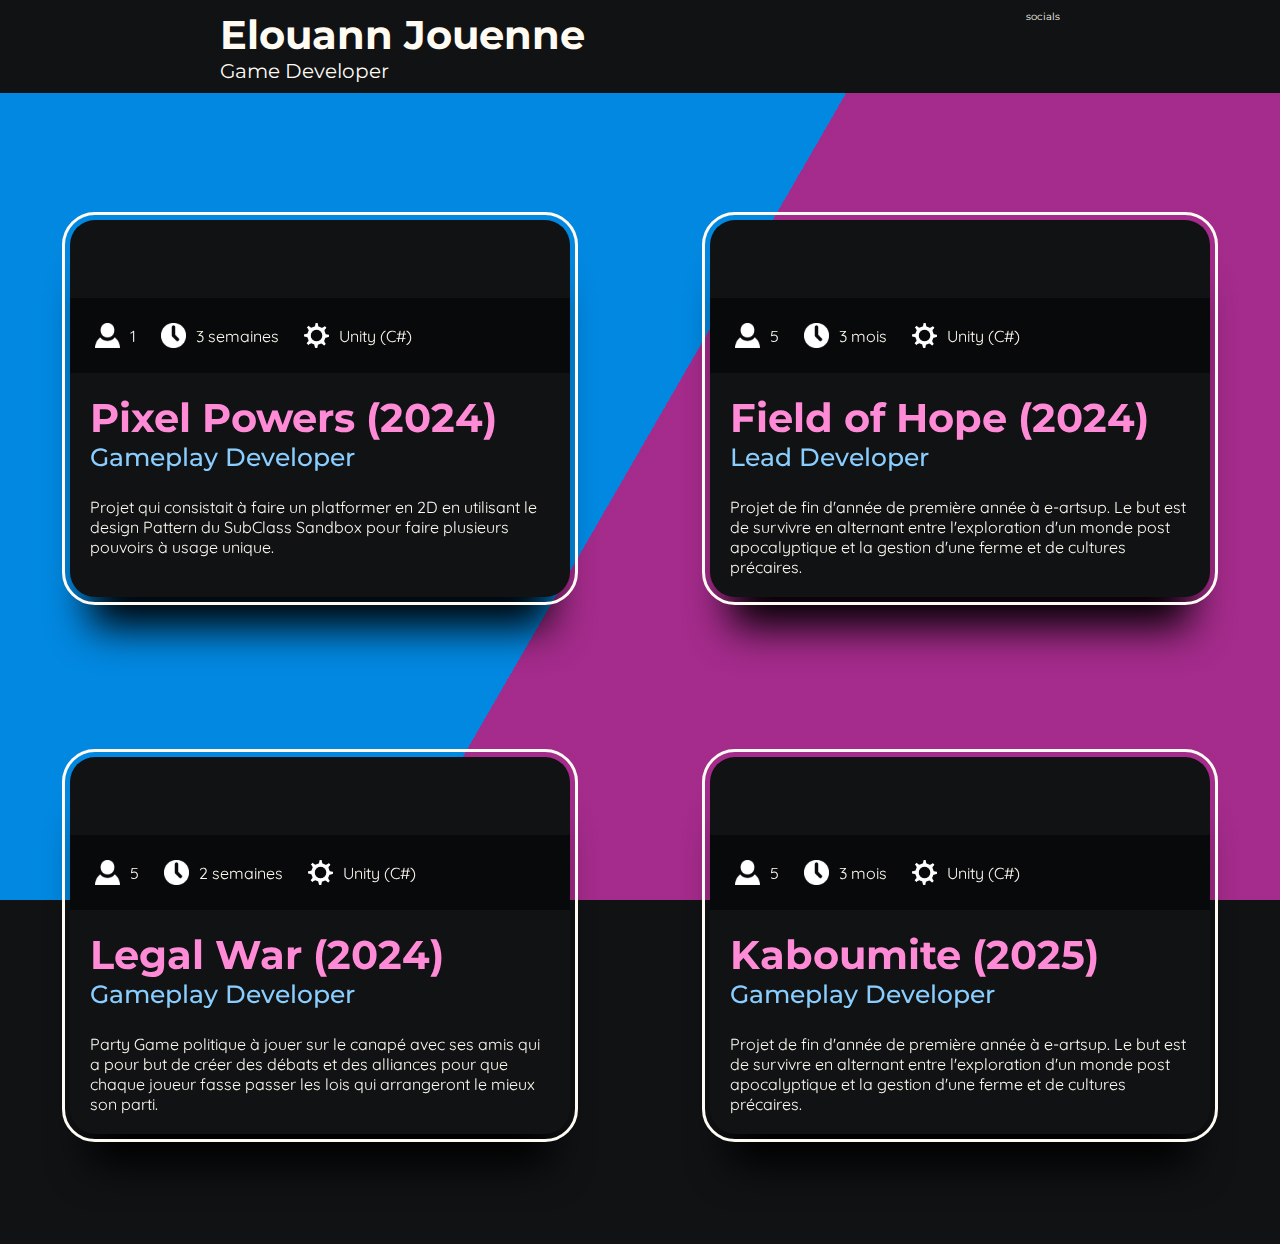
<file: index.html>
﻿<!DOCTYPE html>
<html lang="fr">
<head>
    <meta charset="utf-8" />
    <title> Portfolio Elouann Jouenne</title>
    <link rel="preconnect" href="https://fonts.googleapis.com">
    <link rel="preconnect" href="https://fonts.gstatic.com" crossorigin>
    <link href="https://fonts.googleapis.com/css2?family=Montserrat:ital,wght@0,100..900;1,100..900&family=Reenie+Beanie&family=Shadows+Into+Light&display=swap" rel="stylesheet">
    <link rel="preconnect" href="https://fonts.googleapis.com">
    <link rel="preconnect" href="https://fonts.gstatic.com" crossorigin>
    <link href="https://fonts.googleapis.com/css2?family=Montserrat:ital,wght@0,100;1,100&family=Quicksand:wght@300..700&display=swap" rel="stylesheet">
    <link rel="stylesheet" href="style.css" />
</head>
<body class="bodyAnimateIn">
    <div class="bg"></div>
    <div class="bg bg2"></div>
    <div class="bg bg3"></div>
    <div id="entete">
        <div id="selfIntro">
            <div id="name"> Elouann Jouenne</div>
            <div id="job"> Game Developer</div>
        </div>
        <div class="socials">
            <div>socials</div>
        </div>
    </div>
    <div id="project-grid">
        <div class="project-block left">
            <div class="video">
                <video loop autoplay muted preload="metadata"> <source src="https://github.com/JElouann/Portfolio/blob/CurrentVisibleOnlineProgress/videos/mp4/PortfolioPixelPowers.mp4?raw=true" type="video/mp4"> Votre navigateur ne prend pas en charge les vidéos HTML5. </video>
            </div>
                <div class="project-details">
                    <div class="bloc-detail">
                        <img src="images/logos/logoPerson.png" class="logo">
                        <span class="info"> 1 </span>
                    </div>
                    <div class="bloc-detail">
                        <img src="images/logos/logoTime.png" class="logo">
                        <span class="info"> 3 semaines </span>
                    </div>
                    <div class="bloc-detail">
                        <img src="images/logos/logoGear.png" class="logo">
                        <span class="info"> Unity (C#) </span>
                    </div>
                </div>
                <div class="project-description">
                    <div class="project-title"> Pixel Powers (2024)</div>
                    <div class="project-post"> Gameplay Developer</div>
                    <div class="project-text"> Projet qui consistait à faire un platformer en 2D en utilisant le design Pattern du SubClass Sandbox pour faire plusieurs pouvoirs à usage unique.</div>
                </div>
        </div>

        <div class="project-block right">
            <div class="video">
                <video loop autoplay muted preload="metadata"> <source src="https://github.com/JElouann/Portfolio/blob/CurrentVisibleOnlineProgress/videos/mp4/PortfolioFOH.mp4?raw=true" type="video/mp4"> Votre navigateur ne prend pas en charge les vidéos HTML5. </video>
            </div>
                <div class="project-details">
                    <div class="bloc-detail">
                        <img src="images/logos/logoPerson.png" class="logo">
                        <span class="info"> 5 </span>
                    </div>
                    <div class="bloc-detail">
                        <img src="images/logos/logoTime.png" class="logo">
                        <span class="info"> 3 mois </span>
                    </div>
                    <div class="bloc-detail">
                        <img src="images/logos/logoGear.png" class="logo">
                        <span class="info"> Unity (C#) </span>
                    </div>
                </div>
                <div class="project-description">
                    <div class="project-title"> Field of Hope (2024)</div>
                    <div class="project-post"> Lead Developer</div>
                    <div class="project-text"> Projet de fin d'année de première année à e-artsup. Le but est de survivre en alternant entre l'exploration d'un monde post apocalyptique et la gestion d'une ferme et de cultures précaires.</div>
                </div>
        </div>

        <div class="project-block left">
            <div class="video">
                <video loop autoplay muted preload="metadata"> <source src="https://github.com/JElouann/Portfolio/blob/CurrentVisibleOnlineProgress/videos/mp4/PortfolioLegalWar.mp4?raw=true" type="video/mp4"> Votre navigateur ne prend pas en charge les vidéos HTML5. </video>
            </div>
                <div class="project-details">
                    <div class="bloc-detail">
                        <img src="images/logos/logoPerson.png" class="logo">
                        <span class="info">5</span>
                    </div>
                    <div class="bloc-detail">
                        <img src="images/logos/logoTime.png" class="logo">
                        <span class="info">2 semaines</span>
                    </div>
                    <div class="bloc-detail">
                        <img src="images/logos/logoGear.png" class="logo">
                        <span class="info">Unity (C#)</span>
                    </div>
                </div>
                <div class="project-description">
                    <a href='https://chorizo6969.itch.io/legal-war' class="project-title">Legal War (2024)</a>
                    <div class="project-post">Gameplay Developer</div>
                    <div class="project-text">Party Game politique à jouer sur le canapé avec ses amis qui a pour but de créer des débats et des alliances pour que chaque joueur fasse passer les lois qui arrangeront le mieux son parti.</div>
                </div>
        </div>


        <div class="project-block right">
            <div class="video">
                <video loop autoplay muted preload="metadata"> <source src="https://github.com/JElouann/Portfolio/blob/CurrentVisibleOnlineProgress/videos/mp4/PortfolioKaboumite.mp4?raw=true" type="video/mp4"> Votre navigateur ne prend pas en charge les vidéos HTML5. </video>
            </div>
                <div class="project-details">
                    <div class="bloc-detail">
                        <img src="images/logos/logoPerson.png" class="logo">
                        <span class="info">5</span>
                    </div>
                    <div class="bloc-detail">
                        <img src="images/logos/logoTime.png" class="logo">
                        <span class="info">3 mois</span>
                    </div>
                    <div class="bloc-detail">
                        <img src="images/logos/logoGear.png" class="logo">
                        <span class="info">Unity (C#)</span>
                    </div>
                </div>
                <div class="project-description">
                    <div class="project-title">Kaboumite (2025)</div>
                    <div class="project-post">Gameplay Developer</div>
                    <div class="project-text">Projet de fin d'année de première année à e-artsup. Le but est de survivre en alternant entre l'exploration d'un monde post apocalyptique et la gestion d'une ferme et de cultures précaires.</div>
                </div>
        </div>
    </div>
</body>
</html>
</file>
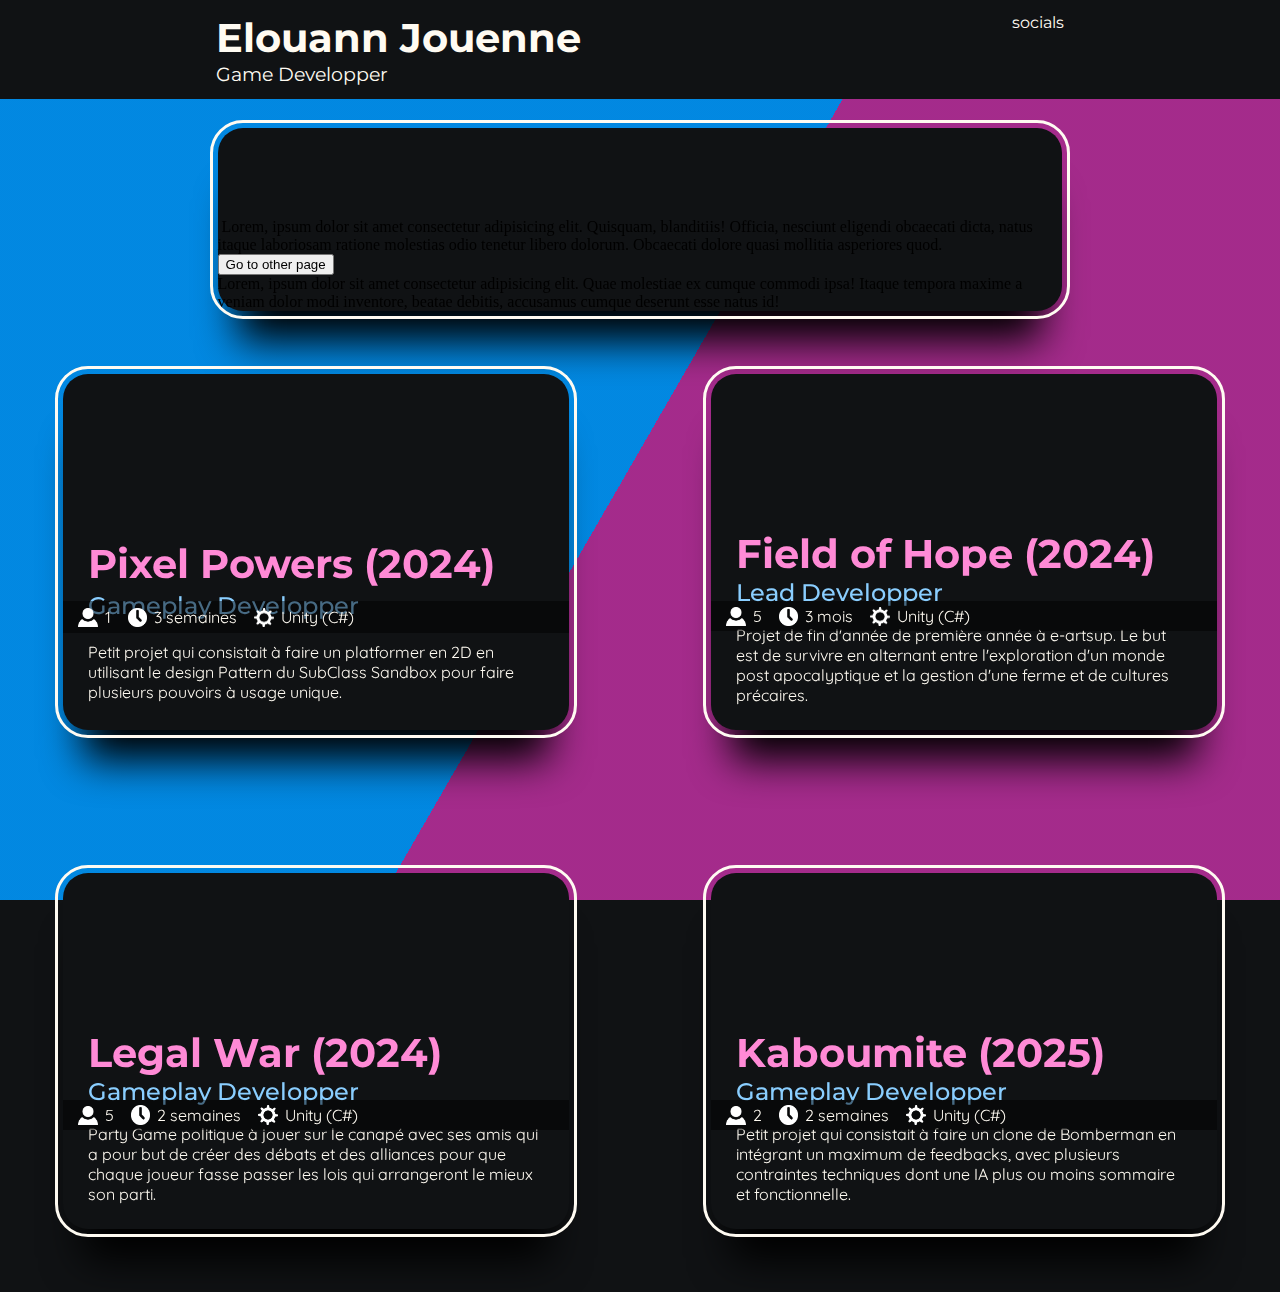
<file: Portfolio/index.html>
﻿<!DOCTYPE html>

<html lang="fr">
<head>
    <meta charset="utf-8" />
    <title> Portfolio Elouann Jouenne</title>
    <link rel="preconnect" href="https://fonts.googleapis.com">
    <link rel="preconnect" href="https://fonts.gstatic.com" crossorigin>
    <link href="https://fonts.googleapis.com/css2?family=Montserrat:ital,wght@0,100..900;1,100..900&family=Reenie+Beanie&family=Shadows+Into+Light&display=swap" rel="stylesheet">
    <link rel="preconnect" href="https://fonts.googleapis.com">
    <link rel="preconnect" href="https://fonts.gstatic.com" crossorigin>
    <link href="https://fonts.googleapis.com/css2?family=Montserrat:ital,wght@0,100;1,100&family=Quicksand:wght@300..700&display=swap" rel="stylesheet">
    <link rel="stylesheet" href="style.css" />
</head>
<body class="bodyAnimateIn">
    <div class="bg"></div>
    <div class="bg bg2"></div>
    <div class="bg bg3"></div>
    
    <div id="entete">
        <div id="selfIntro">
            <div id="name"> Elouann Jouenne</div>
            <div id="job"> Game Developper</div>
        </div>
        <div class="socials">
            <div>socials</div>
        </div>
    </div>

    <div class="centralBlock">
        <div>
            <img>
            <span>Lorem, ipsum dolor sit amet consectetur adipisicing elit. Quisquam, blanditiis! Officia, nesciunt eligendi obcaecati dicta, natus itaque laboriosam ratione molestias odio tenetur libero dolorum. Obcaecati dolore quasi mollitia asperiores quod.</span>
        </div>
        <form action="pages/LegalWar/LegalWarPage.html"> 
            <input type="submit" value="Go to other page" />
        </form>
        <span>
            Lorem, ipsum dolor sit amet consectetur adipisicing elit. Quae molestiae ex cumque commodi ipsa! Itaque tempora maxime a veniam dolor modi inventore, beatae debitis, accusamus cumque deserunt esse natus id!
        </span> 
    </div>

    <div id="contentGrid">
        <div class="contentBlock left">
            <div class="videoBlock">
                <video loop autoplay muted preload="metadata"> <source src="videos/PortfolioPixelPowers.mp4" type="video/mp4"> </video>
                <div class="additionalInfosBlock">
                    <div class="additionalInfosContent">
                        <img src="images/logos/logoPerson.png" class="logo">
                        <span class="info"> 1 </span>
                        <img src="images/logos/logoTime.png" class="logo">
                        <span class="info"> 3 semaines </span>
                        <img src="images/logos/logoGear.png" class="logo">
                        <span class="info"> Unity (C#) </span>
                    </div>
                </div>
            </div>

            <div class="context">
                <div class="contextTitle"> Pixel Powers (2024)</div>
                <div class="contextPost"> Gameplay Developper</div>
                <div class="contextText"> Petit projet qui consistait à faire un platformer en 2D en utilisant le design Pattern du SubClass Sandbox pour faire plusieurs pouvoirs à usage unique.</div>
            </div>
        </div>

        <div class="contentBlock right">
            <div class="videoBlock">
                <video loop autoplay muted preload="metadata"> <source src="videos/PortfolioFOH.mp4" type="video/mp4"> </video>
                <div class="additionalInfosBlock">
                    <div class="additionalInfosContent">
                        <img src="images/logos/logoPerson.png" class="logo">
                        <span class="info"> 5 </span>
                        <img src="images/logos/logoTime.png" class="logo">
                        <span class="info"> 3 mois </span>
                        <img src="images/logos/logoGear.png" class="logo">
                        <span class="info"> Unity (C#) </span>
                    </div>
                </div>
            </div>

            <div class="context">
                <div class="contextTitle"> Field of Hope (2024)</div>
                <div class="contextPost"> Lead Developper</div>
                <div class="contextText"> Projet de fin d'année de première année à e-artsup. Le but est de survivre en alternant entre l'exploration d'un monde post apocalyptique et la gestion d'une ferme et de cultures précaires.</div>
            </div>
        </div>

        <div class="contentBlock left">
            <div class="videoBlock">
                <video loop autoplay muted preload="metadata"> <source src="videos/PortfolioLegalWar.mp4" type="video/mp4"> </video>
                <div class="additionalInfosBlock">
                    <div class="additionalInfosContent">
                        <img src="images/logos/logoPerson.png" class="logo">
                        <span class="info"> 5 </span>
                        <img src="images/logos/logoTime.png" class="logo">
                        <span class="info"> 2 semaines </span>
                        <img src="images/logos/logoGear.png" class="logo">
                        <span class="info"> Unity (C#) </span>
                    </div>
                </div>
            </div>

            <div class="context">
                <a href = 'https://itch.io/game/widget/3352861/' class="contextTitle"> Legal War (2024)</a>
                <div class="contextPost"> Gameplay Developper</div>
                <div class="contextText"> Party Game politique à jouer sur le canapé avec ses amis qui a pour but de créer des débats et des alliances pour que chaque joueur fasse passer les lois qui arrangeront le mieux son parti.</div>
            </div>
        </div>

        <div class="contentBlock right">
            <div class="videoBlock">
                <video loop autoplay muted preload="metadata"> <source src="videos/PortfolioKaboumite.mp4" type="video/mp4"> </video>
                <div class="additionalInfosBlock">
                    <div class="additionalInfosContent">
                        <img src="images/logos/logoPerson.png" class="logo">
                        <span class="info"> 2 </span>
                        <img src="images/logos/logoTime.png" class="logo">
                        <span class="info"> 2 semaines </span>
                        <img src="images/logos/logoGear.png" class="logo">
                        <span class="info"> Unity (C#) </span>
                    </div>
                </div>
            </div>

            <div class="context">
                <div class="contextTitle"> Kaboumite (2025)</div>
                <div class="contextPost"> Gameplay Developper</div>
                <div class="contextText"> Petit projet qui consistait à faire un clone de Bomberman en intégrant un maximum de feedbacks, avec plusieurs contraintes techniques dont une IA plus ou moins sommaire et fonctionnelle.</div>
            </div>
        </div>

    </div>
</body>
</html>
</file>
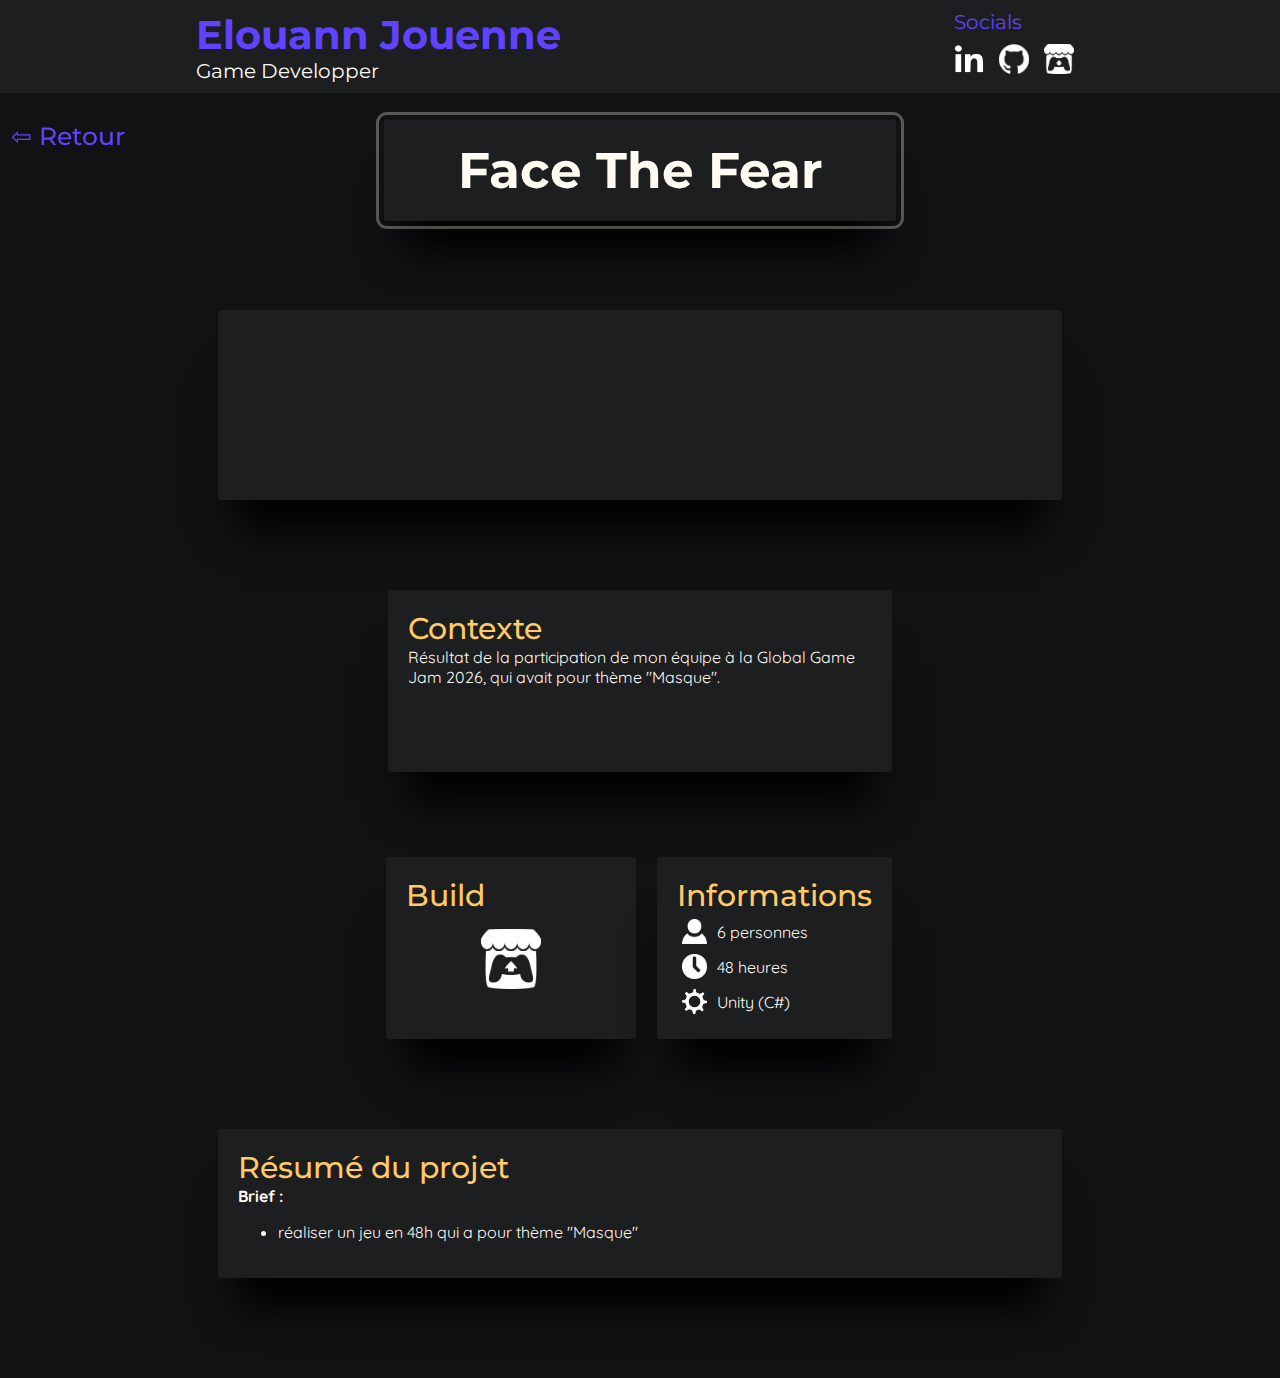
<file: pages/FaceTheFear/FaceTheFear_page.html>
<!DOCTYPE html>

<html lang="fr">
<head>
    <meta charset="utf-8" />
    <title> Portfolio Elouann Jouenne</title>
    <link rel="preconnect" href="https://fonts.googleapis.com">
    <link rel="preconnect" href="https://fonts.gstatic.com" crossorigin>
    <link href="https://fonts.googleapis.com/css2?family=Montserrat:ital,wght@0,100..900;1,100..900&family=Reenie+Beanie&family=Shadows+Into+Light&display=swap" rel="stylesheet">
    <link rel="preconnect" href="https://fonts.googleapis.com">
    <link rel="preconnect" href="https://fonts.gstatic.com" crossorigin>
    <link href="https://fonts.googleapis.com/css2?family=Montserrat:ital,wght@0,100;1,100&family=Quicksand:wght@300..700&display=swap" rel="stylesheet">
    <link rel="stylesheet" href="../ProjectPageStyle.css" />
</head>
<body class="bodyAnimateIn">
    <div class="bg"></div>
    <div class="bg bg2"></div>
    <div class="bg bg3"></div>
    
    <div id="entete">
        <div id="selfIntro">
            <div id="name"> Elouann Jouenne</div>
            <div id="job"> Game Developper</div>
        </div>
        <div id="socials">
            Socials
            <div id = "link-logos">
                <a href="https://www.linkedin.com/in/elouann-jouenne-b47759396" target="_blank"><img src="../../images/logos/logoLinkedin.png" class="social-logo"></a>
                <a href="https://github.com/JElouann" target="_blank"><img src="../../images/logos/logoGithub.png" class="social-logo"></a>
                <a href="https://mrbigre.itch.io" target="_blank"><img src="../../images/logos/logoItchio.png" class="social-logo"></a>
            </div>
        </div>
    </div>

    <!-- <h2 class="title"> Game Programming </h2> -->
    <form action="../../index.html" id ="backToIndex">
        <input type="submit" value="⇦ Retour" />
    </form>

    <div class="block central project-title"> Face The Fear </div>

    <div class="central block">
        <iframe width="560" height="315" src="https://www.youtube.com/embed/aNvR6WS35n8?si=Ef3dQ2RC4GG3rrPp" title="YouTube video player" frameborder="0" allow="accelerometer; autoplay; clipboard-write; encrypted-media; gyroscope; picture-in-picture; web-share" referrerpolicy="strict-origin-when-cross-origin" allowfullscreen></iframe>    </div>
    <div class = "contentGrid">
        
        <div class="grid-block top">
            <div class="title orange"> Contexte </div>
            <span>Résultat de la participation de mon équipe à la Global Game Jam 2026, qui avait pour thème "Masque".</span>
        </div>
        
        <div class="grid-block first">
            <div class="title orange"> Build </div>
            <a href="https://benjaminrenaudin.itch.io/facethefear" target="_blank"><img src="../../images/logos/logoItchio.png" class="build-link"></a>                       
        </div>

        <div class="grid-block second">
            <div class="title orange"> Informations </div>
            <div class="bloc-detail">
                <img src="../../images/logos/logoPerson.png" class="logo">
                <span class="info">6 personnes</span>
            </div>
            <div class="bloc-detail">
                <img src="../../images/logos/logoTime.png" class="logo">
                <span class="info">48 heures</span>
            </div>
            <div class="bloc-detail">
                <img src="../../images/logos/logoGear.png" class="logo">
                <span class="info">Unity (C#)</span>
            </div>
        </div>
        
        <!-- <iframe class = "grid-block third" width="560" height="315" src="https://www.youtube.com/embed/BXTnz7ebp-k?si=N3tl0TmB_OqIT3cI" title="YouTube video player" frameborder="0" allow="accelerometer; autoplay; clipboard-write; encrypted-media; gyroscope; picture-in-picture; web-share" referrerpolicy="strict-origin-when-cross-origin" allowfullscreen></iframe> -->
    </div>

    <div class="block central">
        <div class="title orange"> Résumé du projet</div>
        <span> 
            <b> Brief :</b>
            <ul>
                <li> réaliser un jeu en 48h qui a pour thème "Masque"</li>
            </ul>
    </div>
</body>
</html>
</file>
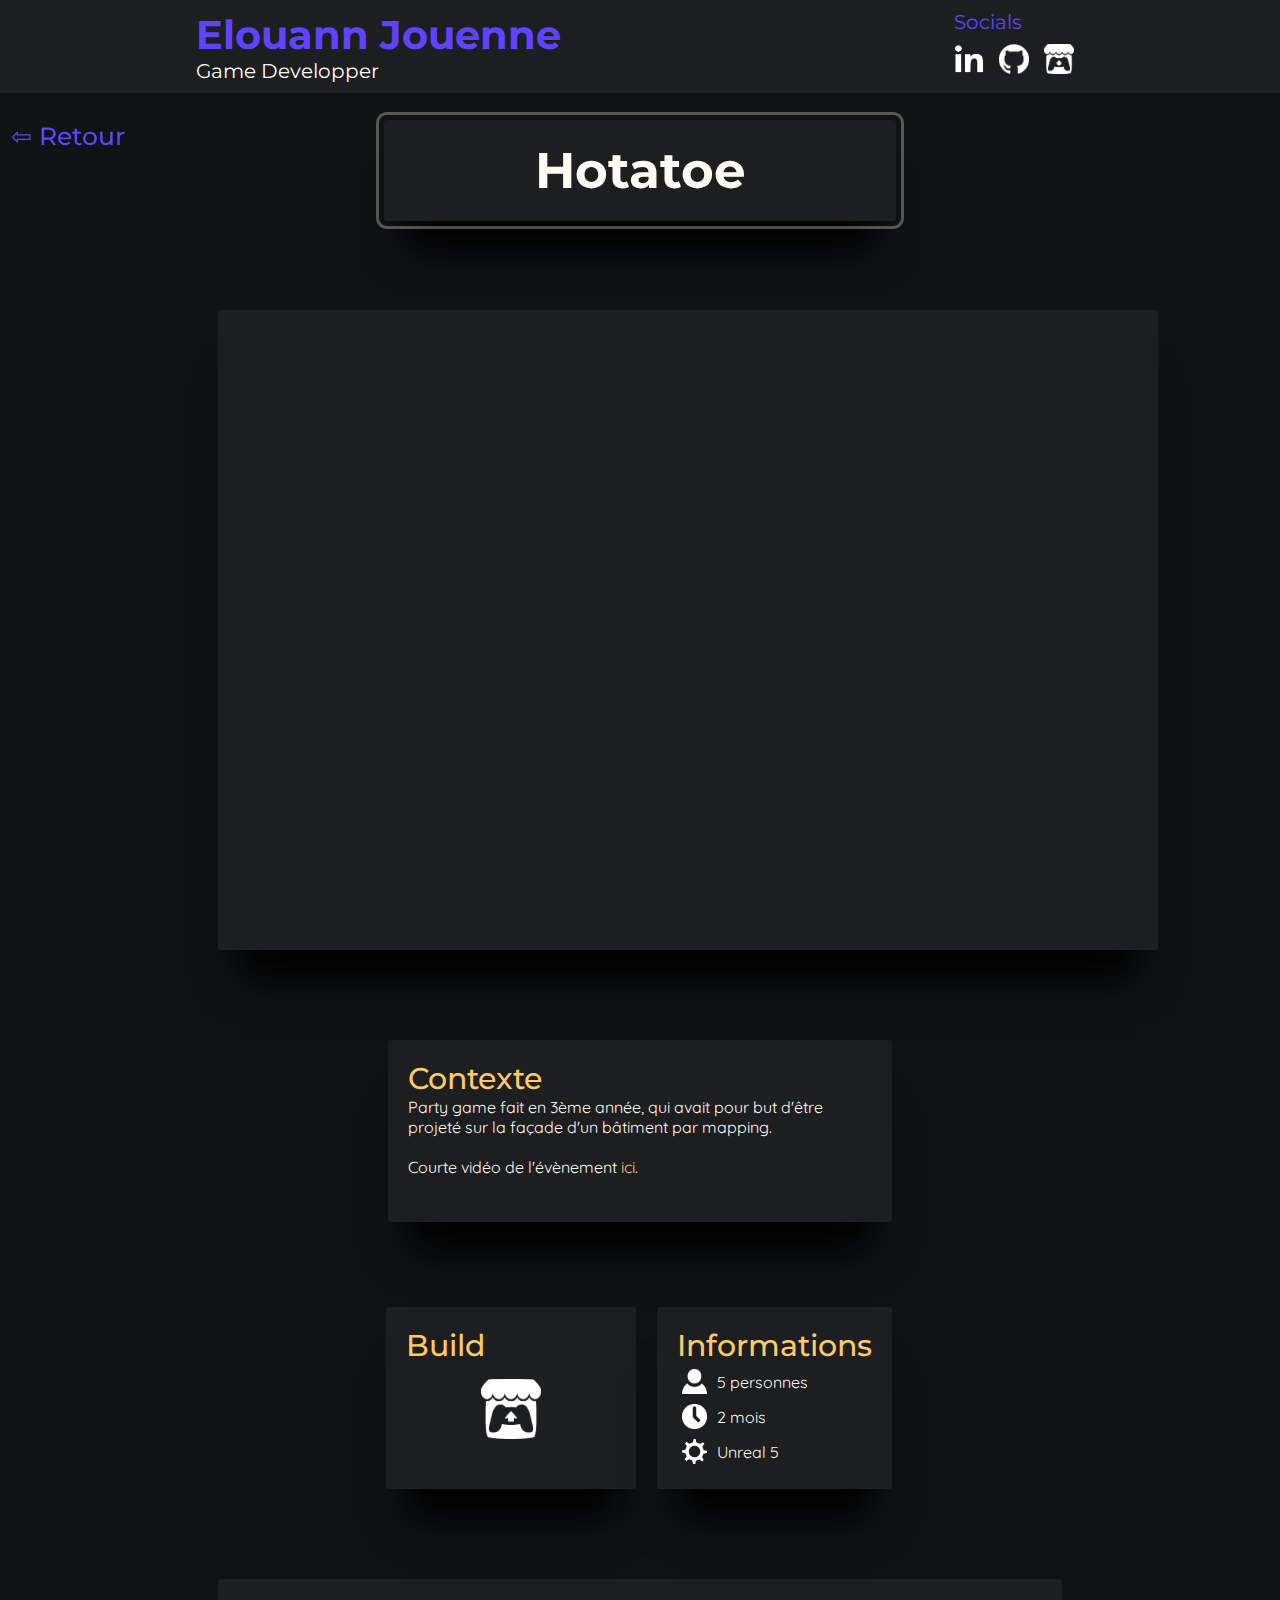
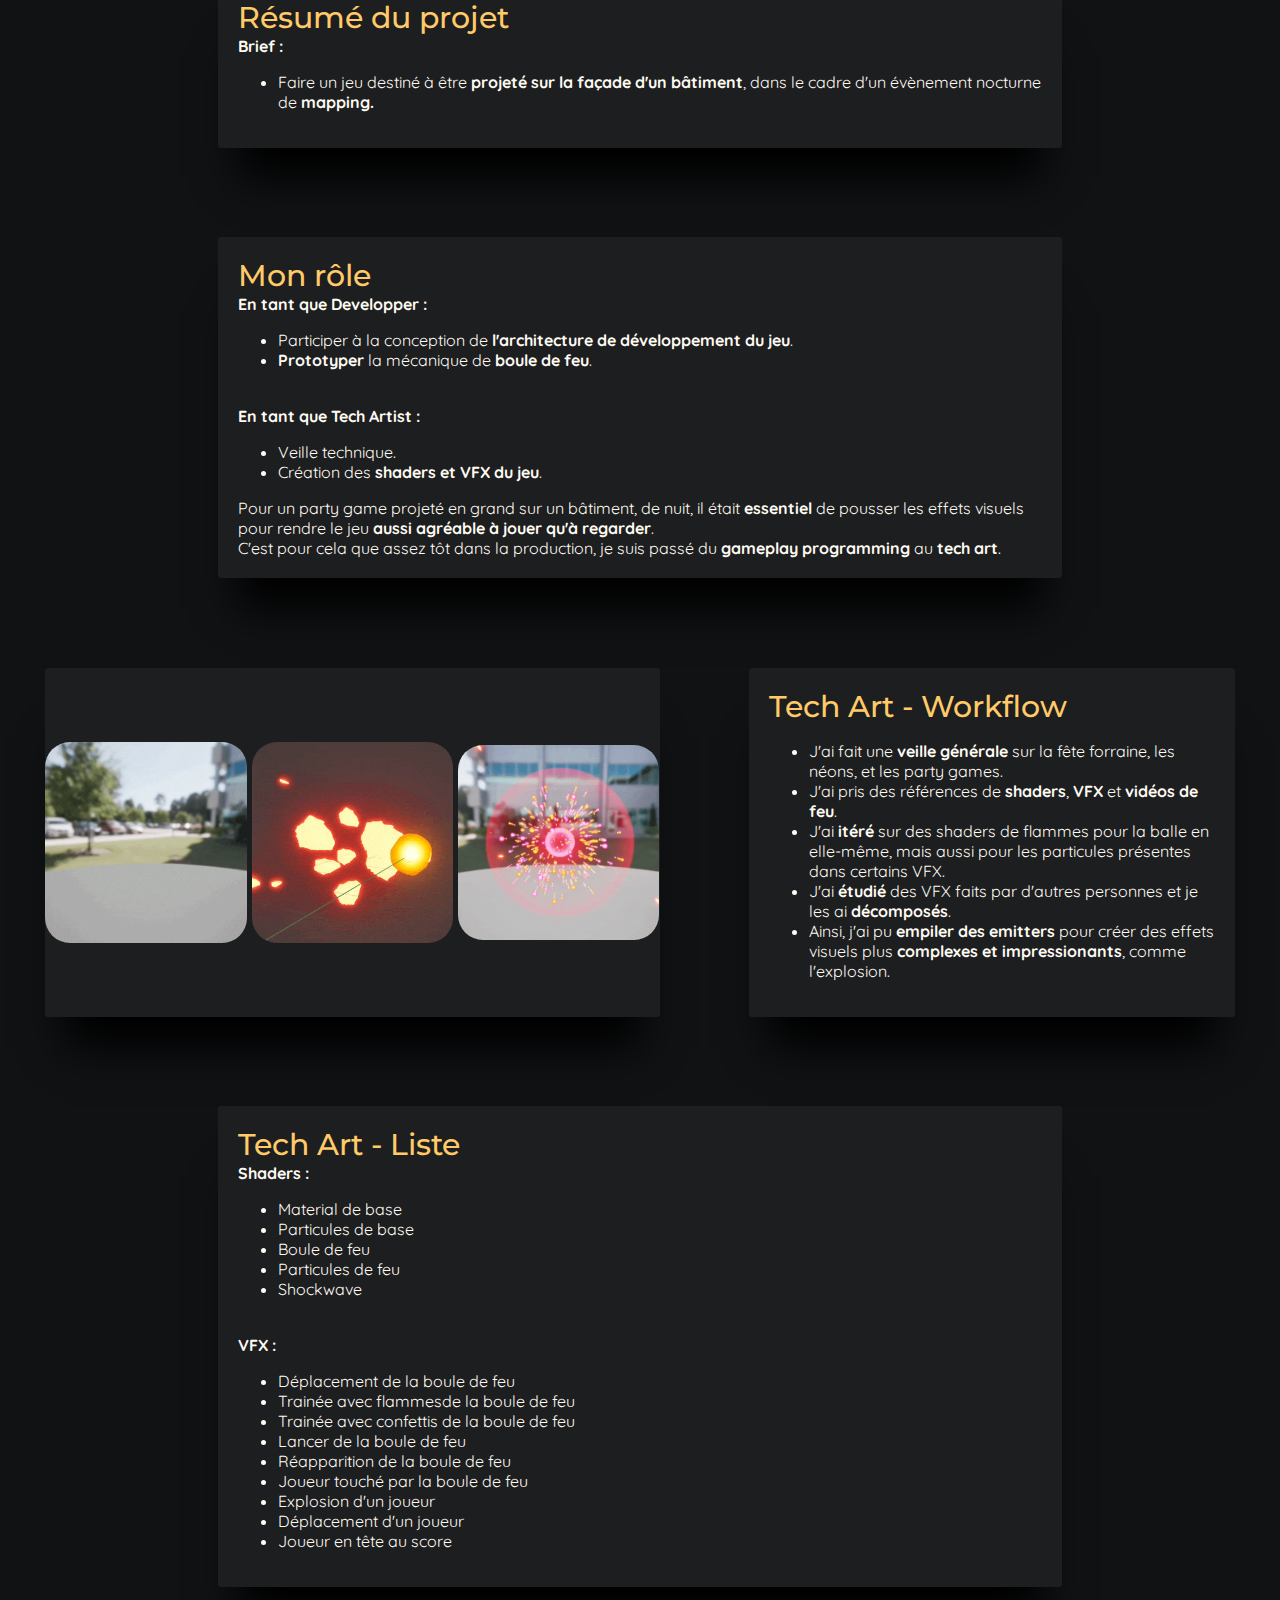
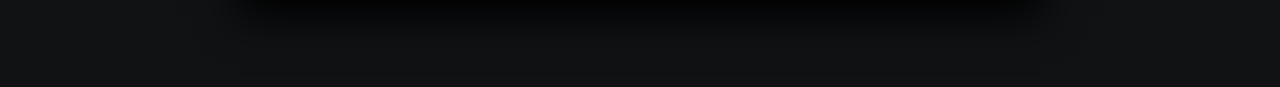
<file: pages/Hotatoe/Hotatoe_page.html>
<!DOCTYPE html>

<html lang="fr">
<head>
    <meta charset="utf-8" />
    <title> Portfolio Elouann Jouenne</title>
    <link rel="preconnect" href="https://fonts.googleapis.com">
    <link rel="preconnect" href="https://fonts.gstatic.com" crossorigin>
    <link href="https://fonts.googleapis.com/css2?family=Montserrat:ital,wght@0,100..900;1,100..900&family=Reenie+Beanie&family=Shadows+Into+Light&display=swap" rel="stylesheet">
    <link rel="preconnect" href="https://fonts.googleapis.com">
    <link rel="preconnect" href="https://fonts.gstatic.com" crossorigin>
    <link href="https://fonts.googleapis.com/css2?family=Montserrat:ital,wght@0,100;1,100&family=Quicksand:wght@300..700&display=swap" rel="stylesheet">
    <link rel="stylesheet" href="../ProjectPageStyle.css" />
</head>
<body class="bodyAnimateIn">
    <div class="bg"></div>
    <div class="bg bg2"></div>
    <div class="bg bg3"></div>
    
    <div id="entete">
        <div id="selfIntro">
            <div id="name"> Elouann Jouenne</div>
            <div id="job"> Game Developper</div>
        </div>
        <div id="socials">
            Socials
            <div id = "link-logos">
                <a href="https://www.linkedin.com/in/elouann-jouenne-b47759396" target="_blank"><img src="../../images/logos/logoLinkedin.png" class="social-logo"></a>
                <a href="https://github.com/JElouann" target="_blank"><img src="../../images/logos/logoGithub.png" class="social-logo"></a>
                <a href="https://mrbigre.itch.io" target="_blank"><img src="../../images/logos/logoItchio.png" class="social-logo"></a>
            </div>
        </div>
    </div>

    <!-- <h2 class="title"> Game Programming </h2> -->
    <form action="../../index.html" id ="backToIndex">
        <input type="submit" value="⇦ Retour" />
    </form>

    <div class="block central project-title"> Hotatoe </div>

    <div class="central block centered videoFrame">
        <iframe src="https://www.youtube.com/embed/m02S-RwOHIs?si=ePecoJamt0x8s0_r" title="YouTube video player" frameborder="0" allow="accelerometer; autoplay; clipboard-write; encrypted-media; gyroscope; picture-in-picture; web-share" referrerpolicy="strict-origin-when-cross-origin" allowfullscreen></iframe>
    </div>
    <div class = "contentGrid">
        
        <div class="grid-block top">
            <div class="title orange"> Contexte </div>
            <span>Party game fait en 3ème année, qui avait pour but d'être projeté sur la façade d'un bâtiment par mapping. 
                <br> <br> Courte vidéo de l'évènement <a href="https://www.youtube.com/watch?v=5Bp0U3ntjYM&list=PLhnZt9Rz7_MhIn9ylOS7vFLmFKM5BuRon&index=10" target="_blank">ici</a>.</span>
        </div>
        
        <div class="grid-block first">
            <div class="title orange"> Build </div>
            <a  target="_blank"><img src="../../images/logos/logoItchio.png" class="build-link"></a>            
        </div>

        <div class="grid-block second">
            <div class="title orange"> Informations </div>
            <div class="bloc-detail">
                <img src="../../images/logos/logoPerson.png" class="logo">
                <span class="info">5 personnes</span>
            </div>
            <div class="bloc-detail">
                <img src="../../images/logos/logoTime.png" class="logo">
                <span class="info">2 mois</span>
            </div>
            <div class="bloc-detail">
                <img src="../../images/logos/logoGear.png" class="logo">
                <span class="info">Unreal 5</span>
            </div>
        </div>
        
        <!-- <iframe class = "grid-block third" width="560" height="315" src="https://www.youtube.com/embed/BXTnz7ebp-k?si=N3tl0TmB_OqIT3cI" title="YouTube video player" frameborder="0" allow="accelerometer; autoplay; clipboard-write; encrypted-media; gyroscope; picture-in-picture; web-share" referrerpolicy="strict-origin-when-cross-origin" allowfullscreen></iframe> -->
    </div>

    <div class="block central">
        <div class="title orange"> Résumé du projet</div>
        <span> 
            <!-- Le brief de ce projet était de répondre à un appel à projets de Devolver pour le mobile. Nous devions donc faire de la veille et
            nous adapter à leurs demandes, et à leur DA générale. De plus, nous devions étudier les jeux déjà publiés par cet éditeur pour coller à leur style,
            mais aussi ne pas faire quelque chose de trop ressemblant à ce qui existe déjà. 
            <br> <br> 
            Nous étions partis sur une DA low poly avec des textures en pixel art
            mais à cause du support mobile qui offre peu de ressources, nous avons rencontré des problèmes de performance à la moitié du projet. Pour corriger le tir,
            nous sommes passés à un jeu entièrement en 2D pixel art qui prenait comme références Hyper Light Drifter et Itta.</span> -->
            <b> Brief :</b>
            <ul>
                <li> Faire un jeu destiné à être <b>projeté sur la façade d'un bâtiment</b>, dans le cadre d'un évènement nocturne de <b>mapping.</b></li>
            </ul>
    </div>

    <div class="block central">
        <div class="title orange"> Mon rôle</div>
        <span>
            <b>En tant que Developper : </b>
            <br>
            <ul>
                <li> Participer à la conception de <b>l'architecture de développement du jeu</b>. </li>
                <li> <b>Prototyper</b> la mécanique de <b>boule de feu</b>.</li>
            </ul>
            <br>
            <b>En tant que Tech Artist : </b>
            <br>
            <ul>
                <li> Veille technique. </li>
                <li> Création des <b>shaders et VFX du jeu</b>.</li>
            </ul>

            Pour un party game projeté en grand sur un bâtiment, de nuit, il était <b>essentiel</b> de pousser les effets visuels pour rendre le jeu <b>aussi agréable à jouer qu'à regarder</b>.
            <br>
            C'est pour cela que assez tôt dans la production, je suis passé du <b>gameplay programming</b> au <b>tech art</b>.
            <br>
        </span>
    </div>

    <div class = "feature-display">
        <div class="block vitrine horizontal">
            <img src="../../images/gifs/featureShows/Hotatoe/hotatoe_featurePreview_fireballRespawnVFX.gif">
            <img src="../../images/gifs/featureShows/Hotatoe/ezgif.com-optimize (2).gif">
            <img src="../../images/gifs/featureShows/Hotatoe/hotatoe_featurePreview_explosionVFX.gif">                     
        </div>

        <div class="block">
            <div class="title orange"> Tech Art - Workflow </div>
            <span>
                <ul>
                    <li> J'ai fait une <b>veille générale</b> sur la fête forraine, les néons, et les party games.</li>
                    <li> J'ai pris des références de <b>shaders</b>, <b>VFX</b> et <b>vidéos de feu</b>.</li>
                    <li> J'ai <b>itéré</b> sur des shaders de flammes pour la balle en elle-même, mais aussi pour les particules présentes dans certains VFX.</li>
                    <li> J'ai <b>étudié</b> des VFX faits par d'autres personnes et je les ai <b>décomposés</b>.</li>
                    <li> Ainsi, j'ai pu <b>empiler des emitters</b> pour créer des effets visuels plus <b>complexes et impressionants</b>, comme l'explosion.</li>
                </ul>
            </span>
         </div>
    </div>

    <div class="block central">
        <div class="title orange"> Tech Art - Liste </div>
        <span>
            <b> Shaders : </b>
            <br>
            <ul>
                <li> Material de base </li>
                <li> Particules de base </li>
                <li> Boule de feu </li>
                <li> Particules de feu </li>
                <li> Shockwave </li>
            </ul>
            <br>
            <b> VFX : </b>
            <br>
            <ul>
                <li> Déplacement de la boule de feu </li>
                <li> Trainée avec flammesde la boule de feu </li>
                <li> Trainée avec confettis de la boule de feu </li>
                <li> Lancer de la boule de feu </li>
                <li> Réapparition de la boule de feu </li>
                <li> Joueur touché par la boule de feu </li>
                <li> Explosion d'un joueur </li>
                <li> Déplacement d'un joueur </li>
                <li> Joueur en tête au score </li>
            </ul>
        </span>
    </div>
</body>
</html>
</file>
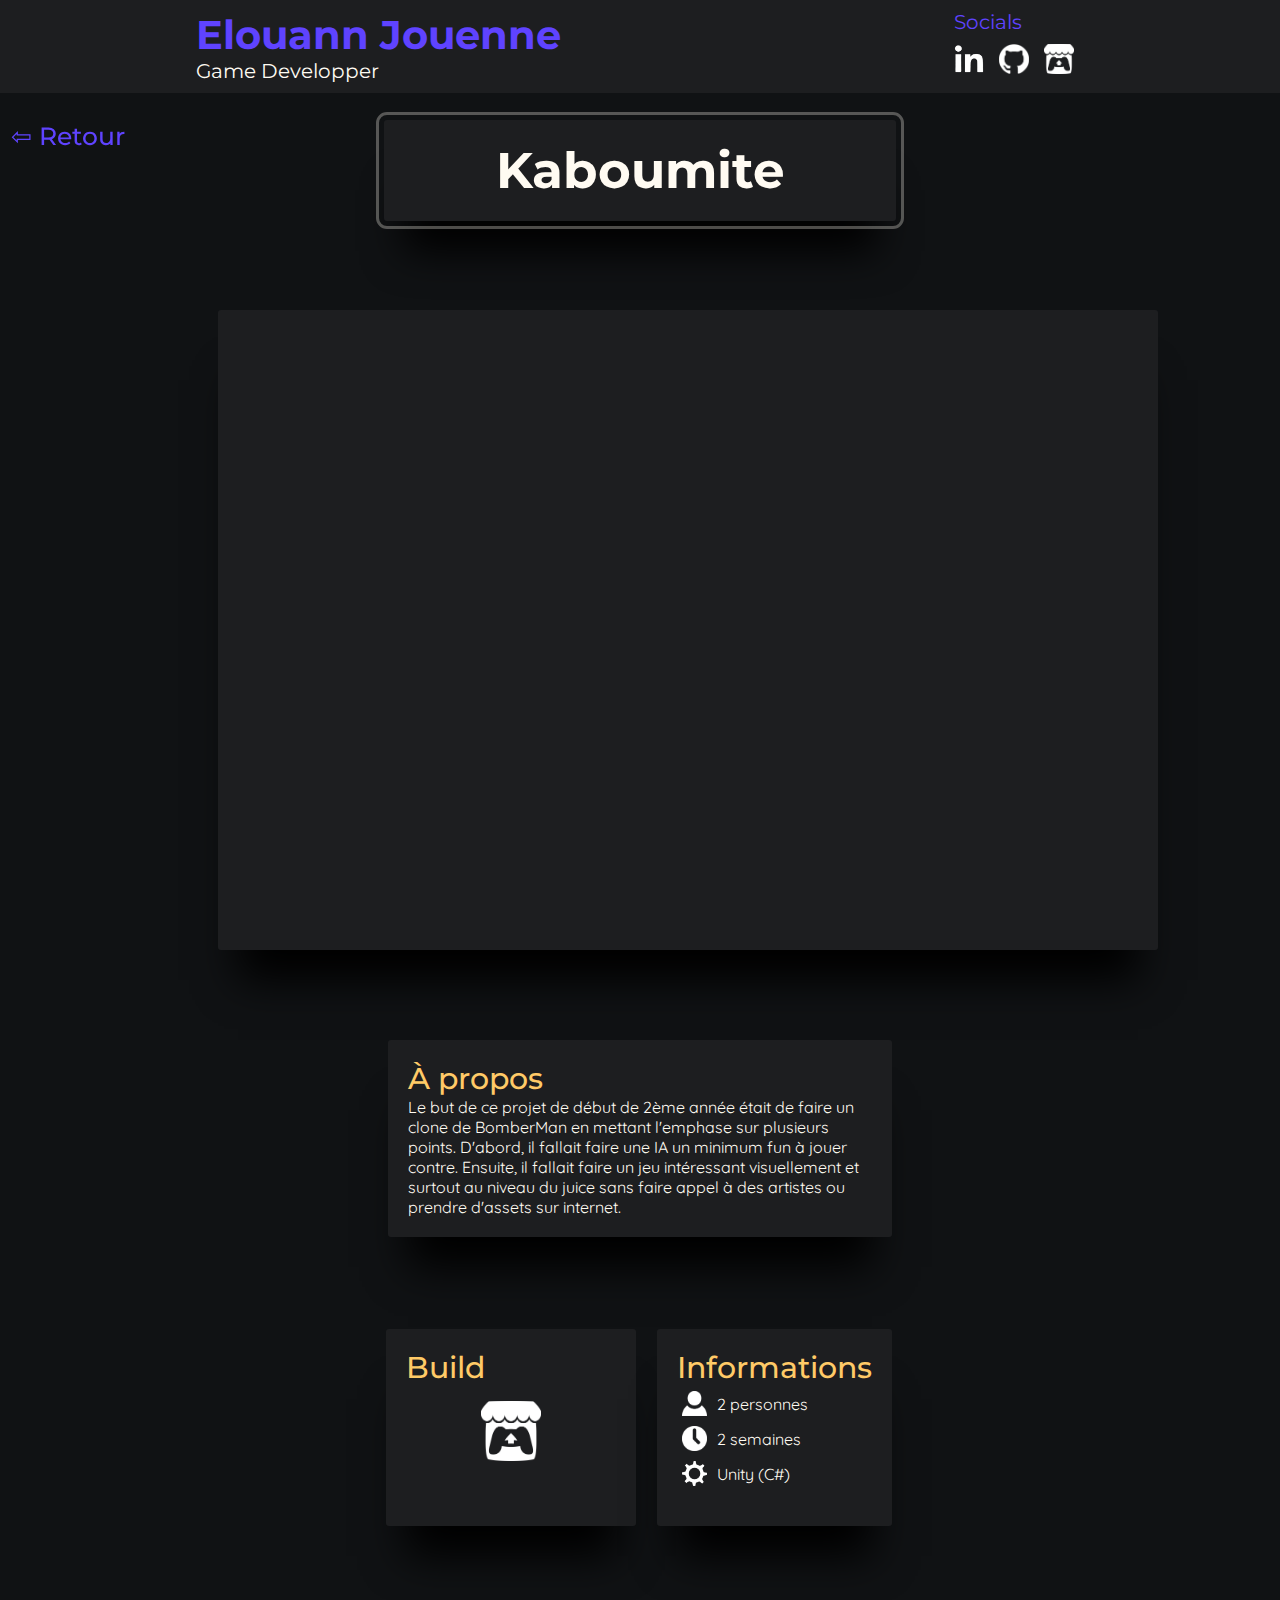
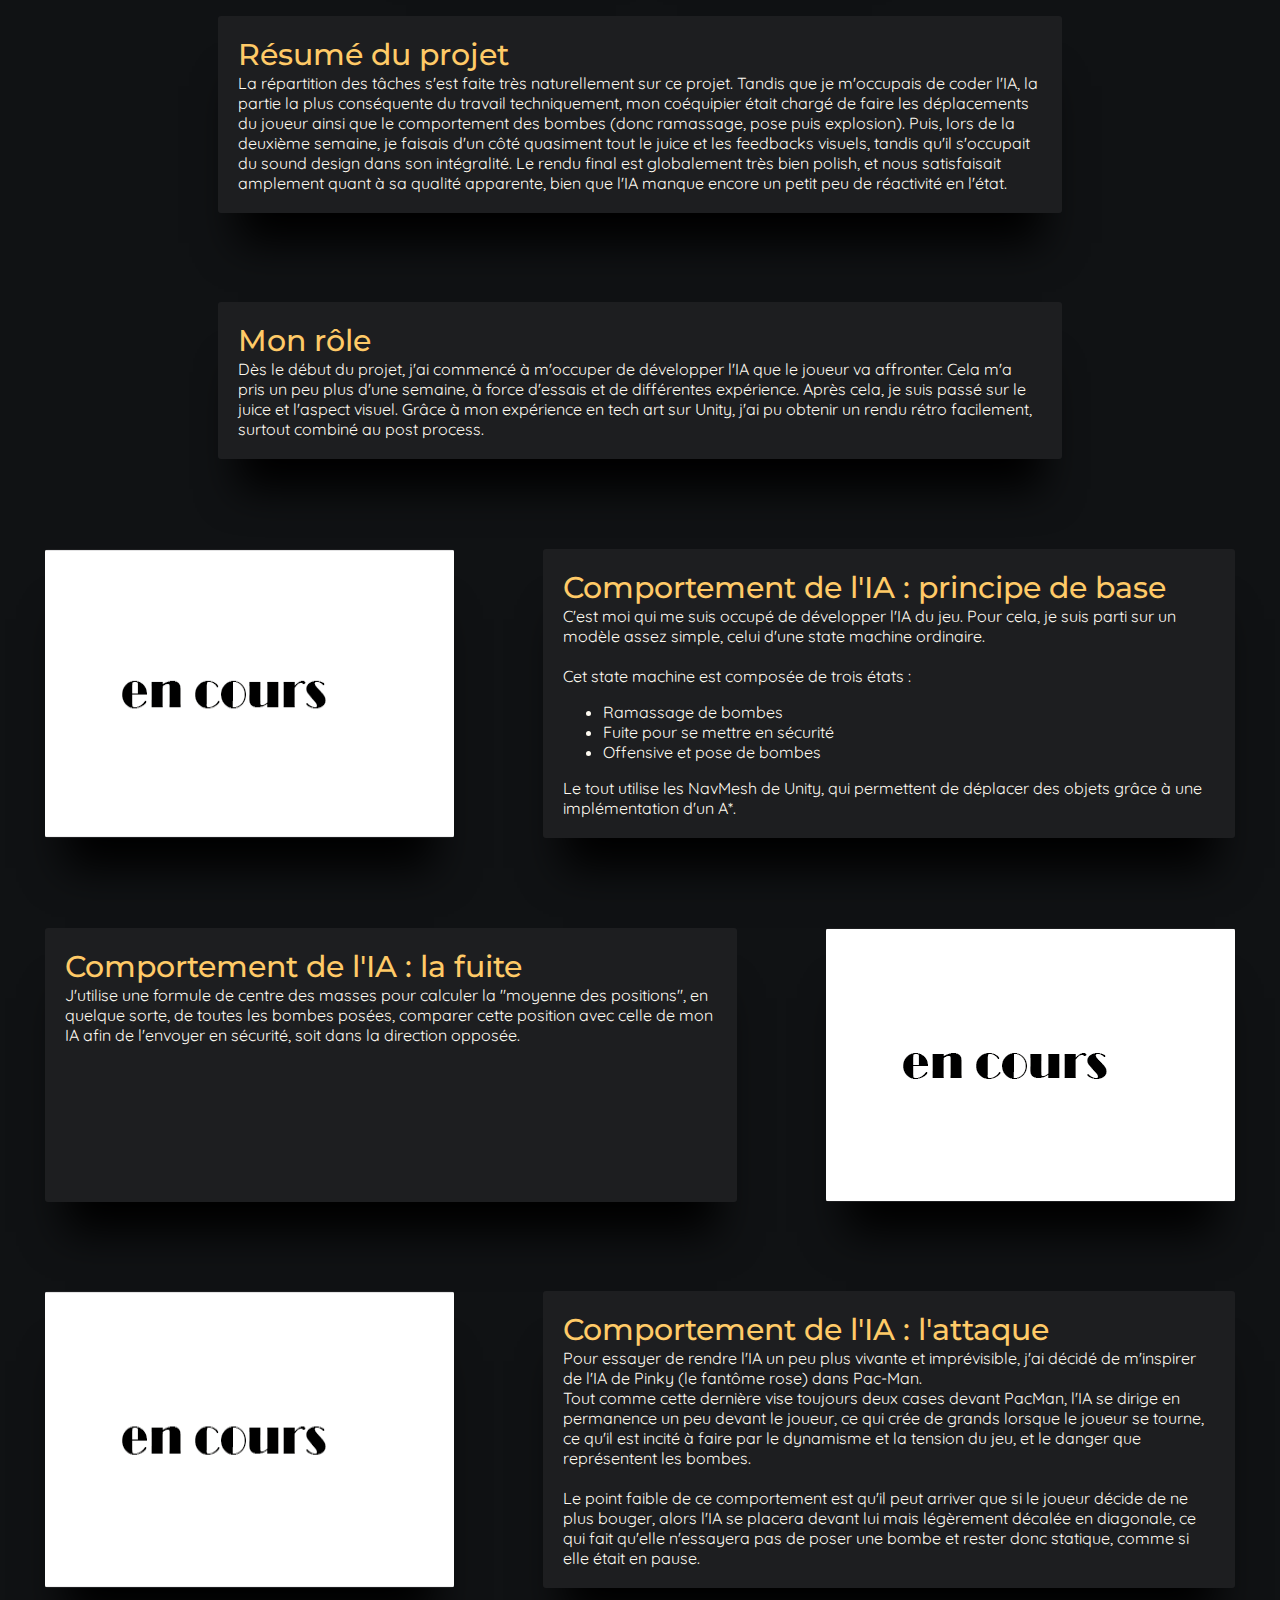
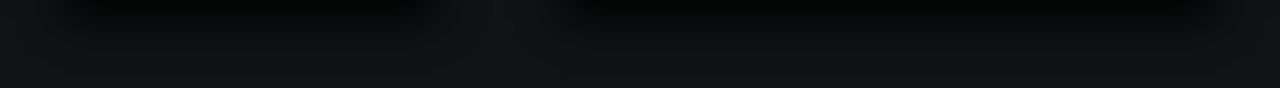
<file: pages/Kaboumite/Kaboumite_page.html>
<!DOCTYPE html>

<html lang="fr">
<head>
    <meta charset="utf-8" />
    <title> Portfolio Elouann Jouenne</title>
    <link rel="preconnect" href="https://fonts.googleapis.com">
    <link rel="preconnect" href="https://fonts.gstatic.com" crossorigin>
    <link href="https://fonts.googleapis.com/css2?family=Montserrat:ital,wght@0,100..900;1,100..900&family=Reenie+Beanie&family=Shadows+Into+Light&display=swap" rel="stylesheet">
    <link rel="preconnect" href="https://fonts.googleapis.com">
    <link rel="preconnect" href="https://fonts.gstatic.com" crossorigin>
    <link href="https://fonts.googleapis.com/css2?family=Montserrat:ital,wght@0,100;1,100&family=Quicksand:wght@300..700&display=swap" rel="stylesheet">
    <link rel="stylesheet" href="../ProjectPageStyle.css" />
</head>
<body class="bodyAnimateIn">
    <div class="bg"></div>
    <div class="bg bg2"></div>
    <div class="bg bg3"></div>
    
    <div id="entete">
        <div id="selfIntro">
            <div id="name"> Elouann Jouenne</div>
            <div id="job"> Game Developper</div>
        </div>
        <div id="socials">
            Socials
            <div id = "link-logos">
                <a href="https://www.linkedin.com/in/elouann-jouenne-b47759396" target="_blank"><img src="../../images/logos/logoLinkedin.png" class="social-logo"></a>
                <a href="https://github.com/JElouann" target="_blank"><img src="../../images/logos/logoGithub.png" class="social-logo"></a>
                <a href="https://mrbigre.itch.io" target="_blank"><img src="../../images/logos/logoItchio.png" class="social-logo"></a>
            </div>
        </div>
    </div>

    <!-- <h2 class="title"> Game Programming </h2> -->
    <form action="../../index.html" id ="backToIndex">
        <input type="submit" value="⇦ Retour" />
    </form>    
    
    <div class="block central project-title"> Kaboumite </div>

    <div class="central block centered videoFrame">
        <iframe class="grid-block third" width="560" height="315" src="https://www.youtube.com/embed/ItK8JLfuEXg?si=A-CBs660djpK8aVg" title="YouTube video player" frameborder="0" allow="accelerometer; autoplay; clipboard-write; encrypted-media; gyroscope; picture-in-picture; web-share" referrerpolicy="strict-origin-when-cross-origin" allowfullscreen></iframe>
    </div>

    <div class = "contentGrid">
        
        <div class="grid-block top">
            <div class="title orange"> À propos </div>
            <span>Le but de ce projet de début de 2ème année était de faire un clone de BomberMan en mettant l'emphase sur plusieurs points. D'abord, il fallait faire
                une IA un minimum fun à jouer contre. Ensuite, il fallait faire un jeu intéressant visuellement et surtout au niveau du juice sans faire appel à des
                artistes ou prendre d'assets sur internet.
            </span>
        </div>
    
        <div class="grid-block first">
            <div class="title orange"> Build </div>
            <a href="https://mrbigre.itch.io/kaboumite" target="_blank"><img src="../../images/logos/logoItchio.png" class="build-link"></a>
        </div>

        <div class="grid-block second">
            <div class="title orange"> Informations </div>
            <div class="bloc-detail">
                <img src="../../images/logos/logoPerson.png" class="logo">
                <span class="info">2 personnes</span>
            </div>
            <div class="bloc-detail">
                <img src="../../images/logos/logoTime.png" class="logo">
                <span class="info">2 semaines</span>
            </div>
            <div class="bloc-detail">
                <img src="../../images/logos/logoGear.png" class="logo">
                <span class="info">Unity (C#)</span>
            </div>
        </div>
        
        <!-- <iframe class="grid-block third" width="560" height="315" src="https://www.youtube.com/embed/ItK8JLfuEXg?si=A-CBs660djpK8aVg" title="YouTube video player" frameborder="0" allow="accelerometer; autoplay; clipboard-write; encrypted-media; gyroscope; picture-in-picture; web-share" referrerpolicy="strict-origin-when-cross-origin" allowfullscreen></iframe> -->
    </div>

    <div class="block central">
        <div class="title orange"> Résumé du projet</div>
        <span>
            La répartition des tâches s'est faite très naturellement sur ce projet. Tandis que je m'occupais de coder l'IA, la partie la plus conséquente du travail
            techniquement, mon coéquipier était chargé de faire les déplacements du joueur ainsi que le comportement des bombes (donc ramassage, pose puis explosion).
            Puis, lors de la deuxième semaine, je faisais d'un côté quasiment tout le juice et les feedbacks visuels, tandis qu'il s'occupait du sound design dans
            son intégralité. Le rendu final est globalement très bien polish, et nous satisfaisait amplement quant à sa qualité apparente, bien que l'IA
            manque encore un petit peu de réactivité en l'état.
        </span>
    </div>

    <div class="block central">
        <div class="title orange"> Mon rôle</div>
        <span>
            Dès le début du projet, j'ai commencé à m'occuper de développer l'IA que le joueur va affronter. Cela m'a pris un peu plus d'une semaine, à force d'essais
            et de différentes expérience. Après cela, je suis passé sur le juice et l'aspect visuel. Grâce à mon expérience en tech art sur Unity, j'ai pu obtenir un
            rendu rétro facilement, surtout combiné au post process. 
        </span>
    </div>

    <div class = "feature-display">
        <img src="../../images/gifs/WIP_GIF.gif" class="block">

        <div class="block">
            <div class="title orange"> Comportement de l'IA : principe de base </div>
            <span>
                C'est moi qui me suis occupé de développer l'IA du jeu. Pour cela, je suis parti sur un modèle assez simple, celui d'une state machine ordinaire.
                <br> <br>
                Cet state machine est composée de trois états :
                <ul>
                    <li> Ramassage de bombes </li>
                    <li> Fuite pour se mettre en sécurité </li>
                    <li> Offensive et pose de bombes </li>
                </ul>
                Le tout utilise les NavMesh de Unity, qui permettent de déplacer des objets grâce à une implémentation d'un A*.
            </span>
         </div>
    </div>

    <div class = "feature-display">
        <div class="block">
            <div class="title orange"> Comportement de l'IA : la fuite </div>
            <span>
                J'utilise une formule de centre des masses pour calculer la "moyenne des positions", en quelque sorte, de toutes les bombes posées,
                comparer cette position avec celle de mon IA afin de l'envoyer en sécurité, soit dans la direction opposée. 
            </span>
         </div>

        <img src="../../images/gifs/WIP_GIF.gif" class="block">
    </div>
    
    <div class = "feature-display">
        <img src="../../images/gifs/WIP_GIF.gif" class="block">

        <div class="block">
            <div class="title orange"> Comportement de l'IA : l'attaque</div>
            <span>
                Pour essayer de rendre l'IA un peu plus vivante et imprévisible, j'ai décidé de m'inspirer de l'IA de Pinky (le fantôme rose) dans Pac-Man.
                <br>
                Tout comme cette dernière vise toujours deux cases devant PacMan, l'IA se dirige en permanence un peu devant le joueur, ce qui crée de grands
                lorsque le joueur se tourne, ce qu'il est incité à faire par le dynamisme et la tension du jeu, et le danger que représentent les bombes.
                <br> <br>
                Le point faible de ce comportement est qu'il peut arriver que si le joueur décide de ne plus bouger, alors l'IA se placera devant lui mais légèrement
                décalée en diagonale, ce qui fait qu'elle n'essayera pas de poser une bombe et rester donc statique, comme si elle était en pause.
            </span>
        </div>
    </div>
</body>
</html>
</file>
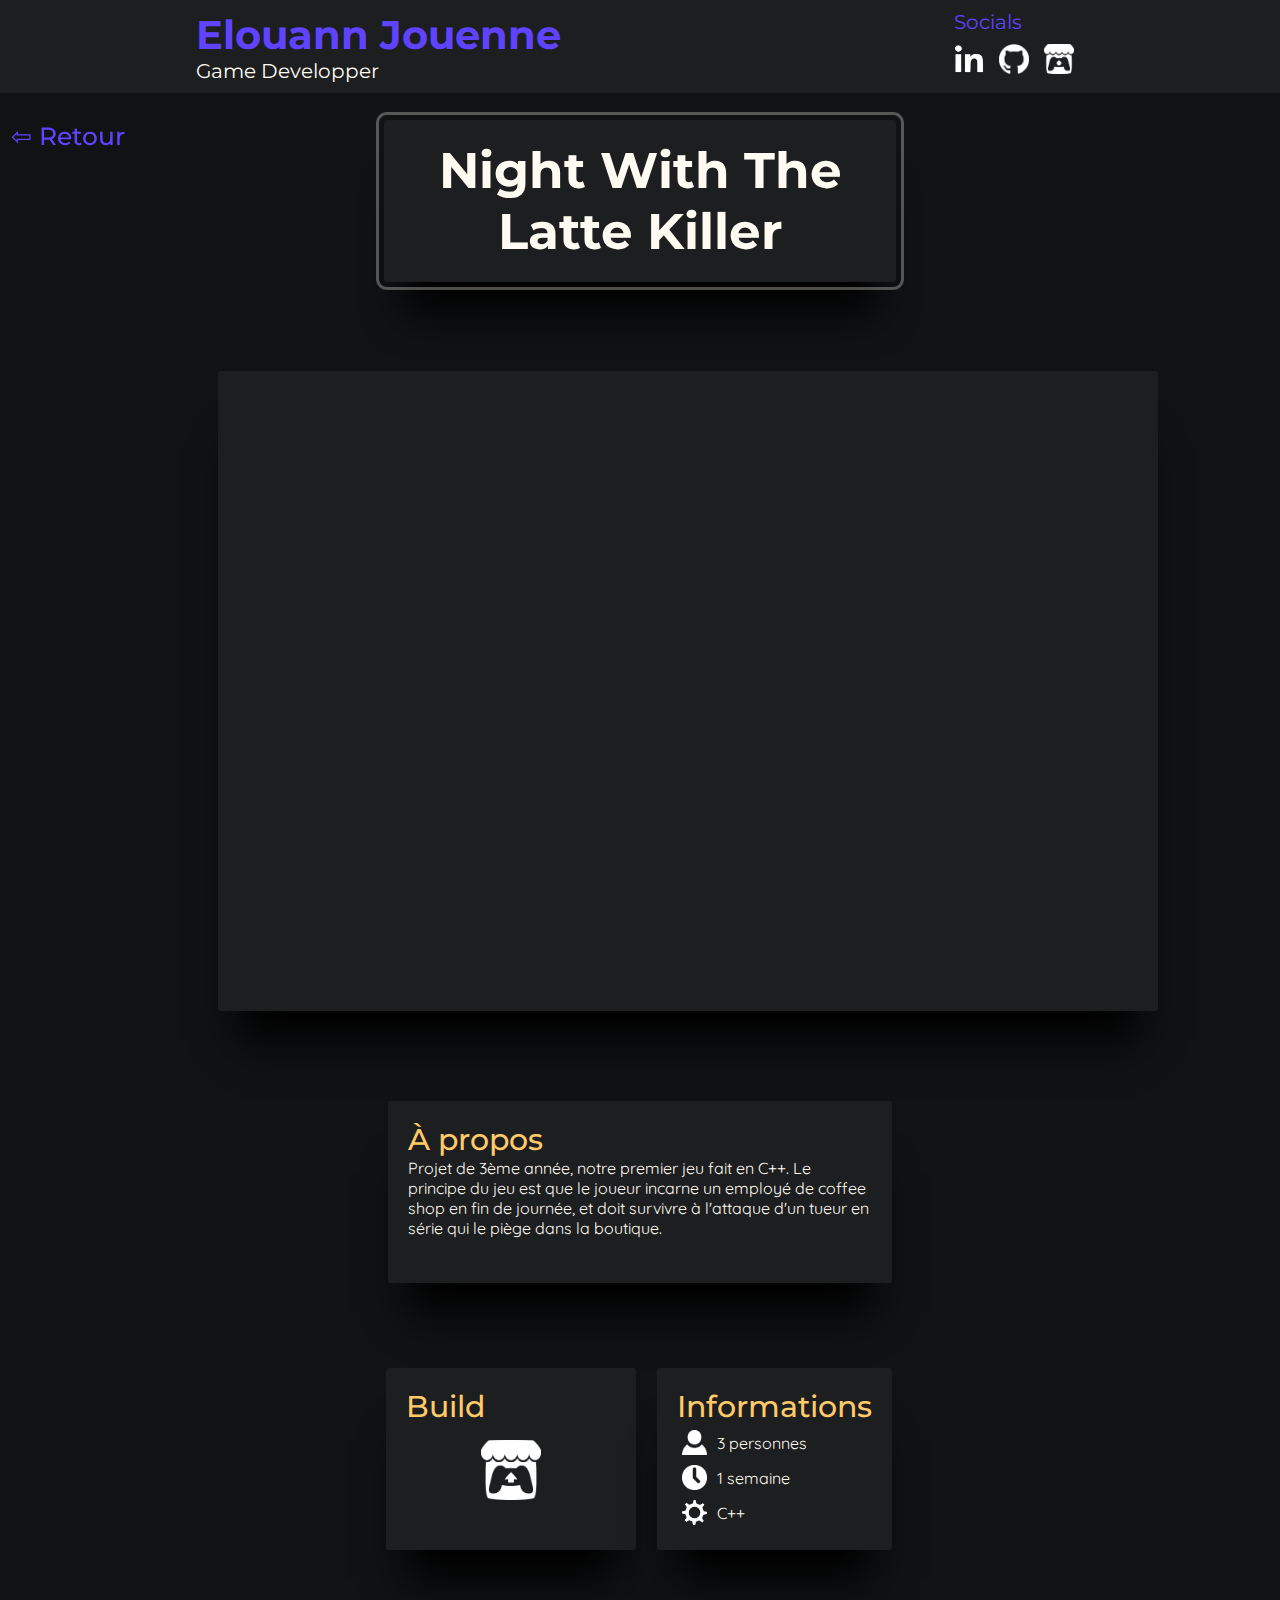
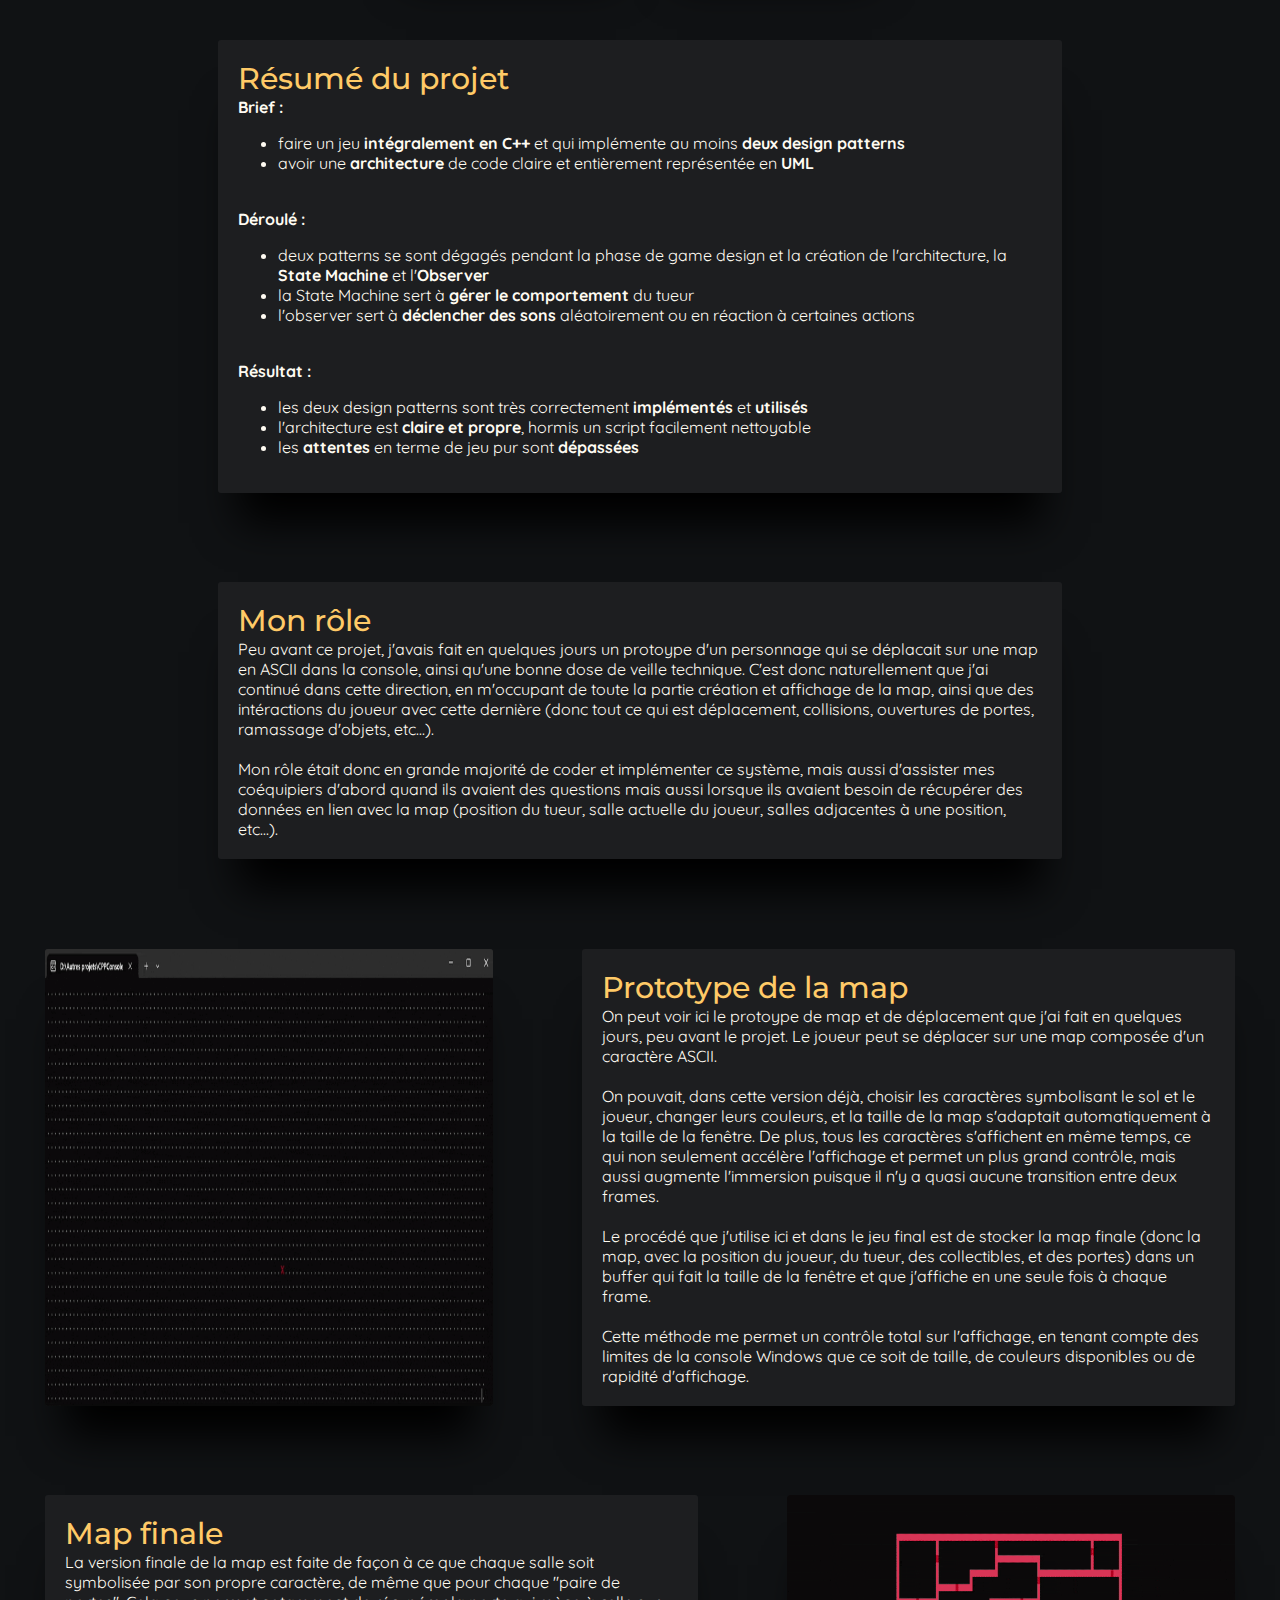
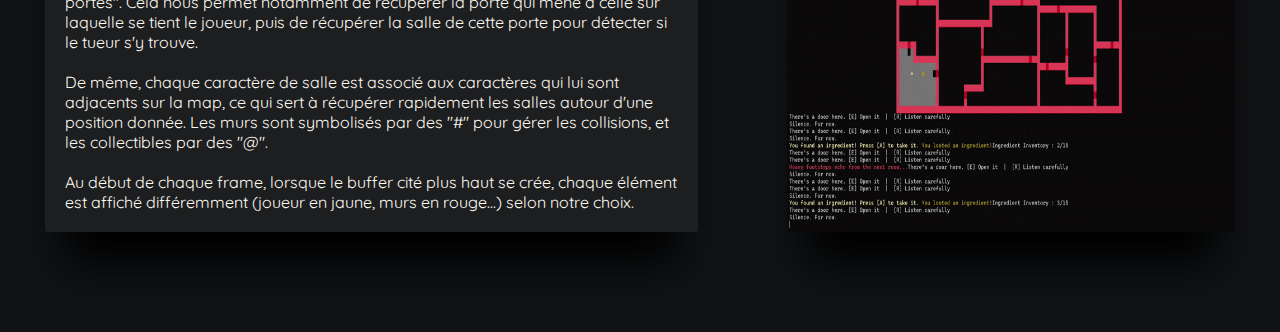
<file: pages/LatteKiller/LatteKiller_page.html>
<!DOCTYPE html>

<html lang="fr">
<head>
    <meta charset="utf-8" />
    <title> Portfolio Elouann Jouenne</title>
    <link rel="preconnect" href="https://fonts.googleapis.com">
    <link rel="preconnect" href="https://fonts.gstatic.com" crossorigin>
    <link href="https://fonts.googleapis.com/css2?family=Montserrat:ital,wght@0,100..900;1,100..900&family=Reenie+Beanie&family=Shadows+Into+Light&display=swap" rel="stylesheet">
    <link rel="preconnect" href="https://fonts.googleapis.com">
    <link rel="preconnect" href="https://fonts.gstatic.com" crossorigin>
    <link href="https://fonts.googleapis.com/css2?family=Montserrat:ital,wght@0,100;1,100&family=Quicksand:wght@300..700&display=swap" rel="stylesheet">
    <link rel="stylesheet" href="../ProjectPageStyle.css" />
</head>
<body class="bodyAnimateIn">
    <div class="bg"></div>
    <div class="bg bg2"></div>
    <div class="bg bg3"></div>
    
    <div id="entete">
        <div id="selfIntro">
            <div id="name"> Elouann Jouenne</div>
            <div id="job"> Game Developper</div>
        </div>
        <div id="socials">
            Socials
            <div id = "link-logos">
                <a href="https://www.linkedin.com/in/elouann-jouenne-b47759396" target="_blank"><img src="../../images/logos/logoLinkedin.png" class="social-logo"></a>
                <a href="https://github.com/JElouann" target="_blank"><img src="../../images/logos/logoGithub.png" class="social-logo"></a>
                <a href="https://mrbigre.itch.io" target="_blank"><img src="../../images/logos/logoItchio.png" class="social-logo"></a>
            </div>
        </div>
    </div>

    <!-- <h2 class="title"> Game Programming </h2> -->
    <form action="../../index.html" id ="backToIndex">
        <input type="submit" value="⇦ Retour" />
    </form>

    <div class="block central project-title"> Night With The Latte Killer</div>

    <div class="central block centered videoFrame">
        <iframe class="grid-block third" width="560" height="315" src="https://www.youtube.com/embed/dRRsAjZh8IQ?si=_6ntBB3ixKdRguZ4" title="YouTube video player" frameborder="0" allow="accelerometer; autoplay; clipboard-write; encrypted-media; gyroscope; picture-in-picture; web-share" referrerpolicy="strict-origin-when-cross-origin" allowfullscreen></iframe>
    </div>

    <div class = "contentGrid">
        
        <div class="grid-block top">
            <div class="title orange"> À propos </div>
            <span>Projet de 3ème année, notre premier jeu fait en C++. Le principe du jeu est que le joueur incarne un employé de coffee shop en fin de journée, et
                doit survivre à l'attaque d'un tueur en série qui le piège dans la boutique.
            </span>
        </div>
        
        <div class="grid-block first">
            <div class="title orange"> Build </div>
            <a href="https://mrbigre.itch.io/a-night-with-the-spice-latte-killer" target="_blank"><img src="../../images/logos/logoItchio.png" class="build-link"></a>
        </div>

        <div class="grid-block second">
            <div class="title orange"> Informations </div>
            <div class="bloc-detail">
                <img src="../../images/logos/logoPerson.png" class="logo">
                <span class="info">3 personnes</span>
            </div>
            <div class="bloc-detail">
                <img src="../../images/logos/logoTime.png" class="logo">
                <span class="info">1 semaine</span>
            </div>
            <div class="bloc-detail">
                <img src="../../images/logos/logoGear.png" class="logo">
                <span class="info">C++</span>
            </div>
        </div>
        
        <!-- <iframe class="grid-block third" width="560" height="315" src="https://www.youtube.com/embed/dRRsAjZh8IQ?si=_6ntBB3ixKdRguZ4" title="YouTube video player" frameborder="0" allow="accelerometer; autoplay; clipboard-write; encrypted-media; gyroscope; picture-in-picture; web-share" referrerpolicy="strict-origin-when-cross-origin" allowfullscreen></iframe> -->
    </div>

    <div class="block central">
        <div class="title orange"> Résumé du projet</div>
        <span>
            <!-- Le but du projet était de faire un jeu intégralement en C++ et qui implémentait au minimum deux design patterns. Après avoir itéré un peu sur le game design,
            nous avons décidé de faire un jeu d'horreur basé sur le son, dans lequel le joueur se baladerait sur la map, cette dernière étant affichée grâce à des
            caractères ASCII dans la console Windows.
            <br> <br>
            En travaillant le game design ainsi que l'architecture UML, deux patterns se sont dégagés assez naturellement : d'un côté la State Machine pour gérer le
            comportement du tueur, afin qu'il soit un minimum imprévisible et donc qu'il instaure une tension et une peur chez le joueur. D'un autre côté, le pattern
            Observer s'accordait avec le pitch du jeu, puisque nous voulions que des sons d'ambiance se déclenchent par moments, que ce soit en réaction à certaines
            actions ou bien aléatoirement, pour renforcer l'atmosphère tendue.
            <br> <br>
            On considère le projet comme étant une réussite car les deux patterns sont implémentés et utilisés correctement, nous avons dépassé les attentes en terme
            de jeu, et l'architecture du code n'a qu'un point faible visible mais facilement corrigeable.
            <br> <br>
            Consulter <a href="../../images/featureShows/LatteKiller/UML.png" target="_blank">l'architecture UML du projet</a>. -->

            <b> Brief :</b>
            <ul>
                <li> faire un jeu <b>intégralement en C++</b> et qui implémente au moins <b>deux design patterns</b> </li>
                <li> avoir une <b>architecture</b> de code claire et entièrement représentée en <b>UML</b> </li>
            </ul>
            <br>
            <b> Déroulé :</b>
            <ul>
                <li> deux patterns se sont dégagés pendant la phase de game design et la création de l'architecture, la <b>State Machine</b> et l'<b>Observer</b> </li>
                <li> la State Machine sert à <b>gérer le comportement</b> du tueur</li>
                <li> l'observer sert à <b>déclencher des sons</b> aléatoirement ou en réaction à certaines actions </li>
            </ul>
            <br>
            <b> Résultat :</b>
            <ul>
                <li> les deux design patterns sont très correctement <b>implémentés</b> et <b>utilisés</b></li>
                <li> l'architecture est <b>claire et propre</b>, hormis un script facilement nettoyable </li>
                <li> les <b>attentes</b> en terme de jeu pur sont <b>dépassées</b> </li>
            </ul>
        </span>
    </div>

    <div class="block central">
        <div class="title orange"> Mon rôle</div>
        <span>
            Peu avant ce projet, j'avais fait en quelques jours un protoype d'un personnage qui se déplacait sur une map en ASCII dans la console,
            ainsi qu'une bonne dose de veille technique. C'est donc naturellement que j'ai continué dans cette direction, en m'occupant de toute la partie
            création et affichage de la map, ainsi que des intéractions du joueur avec cette dernière (donc tout ce qui est déplacement, collisions,
            ouvertures de portes, ramassage d'objets, etc...).
            <br> <br>
            Mon rôle était donc en grande majorité de coder et implémenter ce système, mais aussi d'assister mes coéquipiers d'abord quand ils avaient des questions
            mais aussi lorsque ils avaient besoin de récupérer des données en lien avec la map (position du tueur, salle actuelle du joueur, salles adjacentes
            à une position, etc...).
        </span>
    </div>

    <div class = "feature-display">
        <img src="../../images/featureShows/LatteKiller/ProtoMapManager.gif" class="block">

        <div class="block">
            <div class="title orange"> Prototype de la map </div>
            <span>
                On peut voir ici le protoype de map et de déplacement que j'ai fait en quelques jours, peu avant le projet. Le joueur peut se déplacer sur une
                map composée d'un caractère ASCII.
                <br> <br>
                On pouvait, dans cette version déjà, choisir les caractères symbolisant le sol et le joueur, changer leurs couleurs,
                et la taille de la map s'adaptait automatiquement à la taille de la fenêtre. De plus, tous les caractères s'affichent en même temps, ce qui non seulement
                accélère l'affichage et permet un plus grand contrôle, mais aussi augmente l'immersion puisque il n'y a quasi aucune transition entre deux frames.
                <br> <br>
                Le procédé que j'utilise ici et dans le jeu final est de stocker la map finale (donc la map, avec la position du joueur, du tueur, des collectibles,
                et des portes) dans un buffer qui fait la taille de la fenêtre et que j'affiche en une seule fois à chaque frame.
                <br> <br>
                Cette méthode me permet un contrôle total sur l'affichage, en tenant compte des limites de la console Windows que ce soit de taille, de couleurs disponibles
                ou de rapidité d'affichage.
            </span>
         </div>
    </div>

    <div class = "feature-display">
        <div class="block">
            <div class="title orange"> Map finale </div>
            <span>
                La version finale de la map est faite de façon à ce que chaque salle soit symbolisée par son propre caractère, de même que pour chaque "paire de portes".
                Cela nous permet notamment de récupérer la porte qui mène à celle sur laquelle se tient le joueur, puis de récupérer la salle de cette porte pour 
                détecter si le tueur s'y trouve.
                <br> <br>
                De même, chaque caractère de salle est associé aux caractères qui lui sont adjacents sur la map, ce qui sert à récupérer rapidement les salles autour
                d'une position donnée. Les murs sont symbolisés par des "#" pour gérer les collisions, et les collectibles par des "@".
                <br> <br>
                Au début de chaque frame, lorsque le buffer cité plus haut se crée, chaque élément est affiché différemment (joueur en jaune, murs en rouge...) selon notre choix.
            </span>
         </div>
        <img src="../../images/featureShows/LatteKiller/MapXRayCheat.gif" class="block">
    </div>
</body>
</html>
</file>
<file: style.css>
﻿html {
    font-size: 62.5%; /* 62.5% de 16px = 10px */
}

body {
    display: flex;
    background-color: #101214;
    margin: 0 0 10rem 0;
    font-family: 'Montserrat', sans-serif;

    animation: fadeIn .8s ease-in;

    .bg {
        animation:slide 3s ease-in-out infinite alternate;
        background-image: linear-gradient(-60deg, rgb(186, 47, 156) 50%, #09f 50%);
        bottom:0;
        left:-50%;
        opacity:.5;
        position:fixed;
        right:-50%;
        top:0;
        z-index:-1;
    }
      
    .bg2 {
        animation-direction:alternate-reverse;
        animation-duration:4s;
    }
      
    .bg3 {
        animation-duration:5s;
    }

    #entete {
        display: flex;
        justify-content: space-around;
        width: 100%;
        z-index: 9999;
        position: fixed;
        top: 0;
        background-color: #101214;
        color: #fffbf2;        
        /* Haut Droite Bas Gauche */
        padding: 1rem 0 1rem 0;
        
        #selfIntro {
            #name {
                font-size: 4rem;
                font-weight: 700;
            }
            
            #job {
                font-size: 2rem;
            }
        }
    }
}


video {
    margin: 0;
    width: 100%;
    border-top-right-radius: 2.5rem;
    border-top-left-radius: 2.5rem;
}

#project-grid {
    margin-top: 15rem;
    display: grid;
    row-gap: 8rem;
    grid-template-columns: repeat(2, 2fr);
    grid-template-rows: repeat(2, 2fr);
    align-items: stretch;


    .project-block {
        display: flex;
        flex-direction: column;
        background-color: #101214;
        border-radius: 2.5rem;
        margin: 7rem;
        box-shadow: 0 50px 40px -20px black;
        outline: solid;
        outline-color: #fffbf2 ;
        outline-width: 3.5px;
        outline-offset: 5px;
        /* position -> relative : Pour le bien de l'animation left */
        position: relative;
        margin-bottom: 1rem;

        .video {
            display: flex;
            position: relative;
        }
        .project-details {
            display: flex;
            background: rgba(0, 0, 0, 0.486);
            font-family: 'Quicksand';    
            color: #fffbf2;
            /* Haut Droite Bas Gauche */
            padding: 2rem;
            margin-top: -7.2rem;
            z-index: 5;
            width: -webkit-fill-available;
            .bloc-detail {
                display: flex;
                margin-right: 2rem;
                font-size: 1.6rem;
                .logo {
                    display: flex;
                    width: 2.5rem;    /* taille uniforme */
                    height: 2.5rem;
                    padding: 0.5rem;
                    margin-right: 0.5rem;
                    img {
                        max-width: 80%;
                        max-height: 80%;
                        object-fit: contain; 
                      }
                }
                .info {
                    display: flex;
                    align-items: center;
                }
            }
        }
    
        .project-description {
            color: #fffbf2;
            display: flex;
            flex-direction: column;
            padding: 2rem;

            .project-title {
                font-weight: 700;
                font-size: 4rem;
                text-decoration: none;
                color: #ff8ad6;

                &:hover {
                    text-decoration: underline;
                    text-decoration-thickness: 2px;
                    color: #fc3963;
                }
            }
            .project-post {
                font-weight: 500;
                font-size: 2.5rem;
                color: #8aceff;
            }
            .project-text {
                font-family: 'Quicksand';
                font-size: 1.6rem;
                color: #fffbf2;
                margin-top: 2.5rem;
                /* TODO: Regler margin */
            }       
        }
    }

    .left {
        animation: slideInFromLeft .8s;
    }
    
    .right {
        animation: slideInFromRight .8s;
    }
   
}


/* 
.centralBlock {
    background-color: #101214;
    border-radius: 25px;
    margin-top: 10%;
    margin-left: 17%;
    margin-right: 17%;
    padding-top: 7%;
    box-shadow: 0 50px 40px -20px black;

    outline: solid;
    outline-color: #fffbf2 ;
    outline-width: 3.5px;
    outline-offset: 5px;

    position: relative;

    animation: slideInFromTop .8s;
} */

@media (max-width: 1000px) {
    #project-grid {
      grid-template-columns: 1fr; /* une seule colonne */
      grid-template-rows: auto;   /* laisse les lignes se créer naturellement */
    }
}

.bodyAnimateOut {
    transition: opacity .8s;
    opacity: 0;
}


.contentBlockAnimateOut {
    transition: right .8s;
    right: 200%;
}



@property --angle {
    syntax: "<angle>";
    initial-value: 0deg;
    inherits: false;
}

/* #region Animations*/

@keyframes slideInFromTop {
    0% { 
        bottom : 50%;
        opacity: 0%;
    }
    
    100% {
        bottom: 0%;
        opacity: 100%;
    }
}

@keyframes slideInFromLeft {
    0% { 
        right : 100%;
        opacity: 0%;
    }
    
    100% {
        right: 0%;
        opacity: 100%;
    }
}

@keyframes slideInFromRight {
    0% {
        left: 100%;
        opacity: 0%;
    }

    100% {
        left: 0%;
        opacity: 100%;
    }
}

@-webkit-keyframes fadeIn {
    from { opacity: 0; }
    to { opacity: 1; }
}

@keyframes fadeIn {
    from { opacity: 0; }
    to { opacity: 1; }
}

@keyframes slide {
    0% {
      transform:translateX(-25%);
    }
    100% {
      transform:translateX(25%);
    }
}

  @keyframes rotate {
    to {
      --angle: 360deg;
    }
}
/* #endregion */
</file>
<file: pages/ProjectPageStyle.css>
﻿html {
    font-size: 62.5%; /* 62.5% de 16px = 10px */
}

body {
    padding-top: 3rem;
    display: block;
    flex-wrap: wrap;
    background-color: #101214;
    margin: 0 0 10rem 0;
    font-family: 'Montserrat', sans-serif;
    font-size: 1.6rem;
    color: #fffbf2;
    animation: fadeIn .8s ease-in;

    /* .bg {
        animation:slide 3s ease-in-out infinite alternate;
        background-image: linear-gradient(-60deg, rgb(186, 47, 156) 50%, #09f 50%);
        bottom:0;
        left:-50%;
        opacity:.5;
        position:fixed;
        right:-50%;
        top:0;
        z-index:-1;
    } */
      
    .bg2 {
        animation-direction:alternate-reverse;
        animation-duration:4s;
    }
      
    .bg3 {
        animation-duration:5s;
    }

    #entete {
        display: flex;
        justify-content: space-around;
        width: 100%;
        z-index: 9999;
        position: fixed;
        top: 0;
        background-color: #1d1e20;
        color: #fffbf2;        
        /* Haut Droite Bas Gauche */
        padding: 1rem 0 1rem 0;
        
               #selfIntro {
            #name {
                color: #5f43ff;
                font-size: 4rem;
                font-weight: 700;
            }
            
            #job {
                font-size: 2rem;
            }
        }

        #socials{
            font-size: 2rem;
            color: #5f43ff;
            #link-logos{
                .social-logo {
                    width: 3rem;
                    height: 3rem;
                    margin-top: 1rem;
                    margin-right: 1rem;
                }

                .social-logo:hover {
                    filter: brightness(0) saturate(100%) invert(91%) sepia(67%) saturate(938%) hue-rotate(310deg) brightness(104%) contrast(102%);
                }
            }
        }
    }
    
    #backToIndex {
        input {
            /* font-size: 1.6rem;
            padding: 0.5rem 1rem 0.5rem 1rem;
            border-radius: 10px;
            border: none;
            background-color: #fffbf2;
            color: #101214;
            font-weight: 700;
            cursor: pointer;
            transition: background-color 0.3s, color 0.3s; */
            position: fixed;
            top: 120px;
            left: 5px;
            z-index: 99;
            color: #5f43ff;
            font-weight: 500;
            font-size: 25px;
            font-family: 'Montserrat', sans-serif;
            background: none;
            border: none;
            cursor: pointer;
        }

        :hover{
            color: #9895fb;
        }
    }

    a{
        text-decoration: none;
        color: #ffca67;

        &:hover {
            text-decoration: underline;
            color: #ffd78e;
        }
    }

    .contentGrid{
        margin-top: 7%;
        display: grid;
        /* grid-template-columns: repeat(9, 1fr); */
        grid-template-columns: 1fr 1fr 1fr 1fr 1fr 1fr 1fr 1fr 1fr;
        grid-template-rows: 25fr 7fr 15fr 7fr 25fr;
        justify-items: center;
        /* gap: 2rem; */
        align-items: stretch;

        .grid-block{
            background-color: #1d1e20;
            border-radius: 0.3rem;
            /* margin-top: 10%; */
            /* margin-left: 17%; */
            /* margin-right: 17%; */
            box-shadow: 0 50px 40px -20px black;

            /* outline: solid;
            outline-color: #fffbf24c ;
            outline-width: 3.5px;
            outline-offset: 5px; */
            
            font-family: 'Quicksand', sans-serif;

            position: relative;

            /* animation: slideInFromTop .8s; */

            .title {
                font-size: 30px;
                font-family: 'Montserrat', sans-serif;
            }

            .blue{
                color: #5f43ff;
                font-weight: 500;
            }

            .orange{
                color: #ffca67;
                font-weight: 500;
            }
        }

        .top {
            padding: 2rem;
            grid-column-start: 3;
            grid-column-end: 8;
            grid-row-start: 1;
            grid-row-end: 3;
            margin-left: 17%;
            margin-right: 17%;
            display: flex;
            flex-direction: column;
            animation: slideInFromLeft .8s;
        }


        .first{
            padding: 2rem;
            grid-column-start: 4;
            grid-column-end: 5;
            grid-row-start: 4;
            grid-row-end: 6;
            width: 21rem;
            display: flex;
            flex-direction: column;
            animation: slideInFromLeft .8s;

            a{
                margin: 1.5rem 7.5rem 0rem 7.5rem;
                transition: 0.2s;

                &:hover {
                    transform: scale(1.2);
                    transition: 0.5s;
            
                }
            }
            
            .build-link{
                /* padding: 1.5rem 0rem 0rem 7.5rem; */
                width: 6rem;
                height: 6rem;
            
                &:hover {
                    /* filter: brightness(0) saturate(100%) invert(75%) sepia(8%) saturate(2535%) hue-rotate(178deg) brightness(102%) contrast(101%); */
                    filter: brightness(0) saturate(100%) invert(88%) sepia(20%) saturate(1467%) hue-rotate(315deg) brightness(110%) contrast(113%);
                }
            }
            
        }

        .second {
            padding: 2rem;
            grid-column-start: 3;
            grid-column-end: 8;
            grid-row-start: 4;
            grid-row-end: 6;
            display: flex;
            margin-right: 17%;
            flex-direction: column;
            justify-self: right;
            animation: slideInFromRight .8s;

            .bloc-detail {
                display: flex;
                margin-right: 2rem;
                font-size: 1.6rem;
                .logo {
                    display: flex;
                    width: 2.5rem;    /* taille uniforme */
                    height: 2.5rem;
                    padding: 0.5rem;
                    margin-right: 0.5rem;
                    img {
                        max-width: 80%;
                        max-height: 80%;
                        object-fit: contain; 
                      }
                }

                span{
                    display: flex;
                    align-items: center;
                }
            }
        }

        .third {
            grid-column-start: 5;
            grid-column-end: 10;
            grid-row-start: 1;
            grid-row-end: 6;
            width: 50rem;
            height: 100%;
            animation: slideInFromRight .8s;
        }
    }

    .block {
        background-color: #1d1e20;
        border-radius: 0.3rem;

        padding: 2rem;
        margin-top: 7%;

        box-shadow: 0 50px 40px -20px black;

        display: flex;
        flex-direction: column;

        /* outline: solid;
        outline-color: #fffbf24c;
        outline-width: 3.5px;
        outline-offset: 5px; */

        font-family: 'Quicksand', sans-serif;
        position: relative; 
        animation: slideInFromRight .8s;

        .title {
            font-size: 30px;
            font-family: 'Montserrat', sans-serif;
        }

        .blue{
            color: #5f43ff;
            font-weight: 500;
        }

        .orange{
            color: #ffca67;
            font-weight: 500;
        }

        iframe{
            width: 100%;
            height: 100%;
        }
    }

    .videoFrame {
        width: 90rem;
        height: 60rem;
    }

    .central{
        margin-left: 17%;
        margin-right: 17%;
    }

    .centered{
        align-items: center;
    }

    .left{
        margin-left: 9%;
        margin-right: 35%;
    }

    .right{
        margin-left: 30%;
        margin-right: 9%;
    }

    .project-title {
        font-family: 'Montserrat', sans-serif;
        font-size: 5rem;
        font-weight: 700;
        /* color: #8aceff; */
        text-align: center;
        margin-left: 30%;
        margin-right: 30%;

        outline: solid;
        outline-color: #fffbf24c;
        outline-width: 3.5px;
        outline-offset: 5px;
    }

    .feature-display{
        display: flex;
        flex-direction: row;
        justify-content: space-evenly;
        justify-items: stretch;
 
        .vitrine{
            display: flex;
            align-items: center;
            justify-content: center;

            /* A REGLER EVENTUELLEMENT*/
            img{
                border-radius: 25px;                
                margin: 0 0.25rem 0 0.25rem;
                /* width: 15rem;
                height: 15rem; */
            }
        }

        .horizontal{
            flex-direction: row;
            /* width: 40vw; */
        }

        .vertical{
            flex-direction: column;
            height: 100%;
            justify-content: space-evenly;
           
            img{
                width: 70%;
            }
        }

        .block {
            margin: 7% 3.5% 0% 3.5%;
        }

        img{
            padding: 0%;
            width: 35%;
        }
    }
}



video {
    margin: 0;
    width: 100%;
    border-top-right-radius: 2.5rem;
    border-top-left-radius: 2.5rem;
}



@media (max-width: 1000px) {
    #project-grid {
      grid-template-columns: 1fr; /* une seule colonne */
      grid-template-rows: auto;   /* laisse les lignes se créer naturellement */
    }
}

.bodyAnimateOut {
    transition: opacity .8s;
    opacity: 0;
}


.contentBlockAnimateOut {
    transition: right .8s;
    right: 200%;
}



@property --angle {
    syntax: "<angle>";
    initial-value: 0deg;
    inherits: false;
}

/* #region Animations*/

@keyframes slideInFromTop {
    0% { 
        bottom : 50%;
        opacity: 0%;
    }
    
    100% {
        bottom: 0%;
        opacity: 100%;
    }
}

@keyframes slideInFromLeft {
    0% { 
        right : 100%;
        opacity: 0%;
    }
    
    100% {
        right: 0%;
        opacity: 100%;
    }
}

@keyframes slideInFromRight {
    0% {
        left: 100%;
        opacity: 0%;
    }

    100% {
        left: 0%;
        opacity: 100%;
    }
}

@-webkit-keyframes fadeIn {
    from { opacity: 0; }
    to { opacity: 1; }
}

@keyframes fadeIn {
    from { opacity: 0; }
    to { opacity: 1; }
}

@keyframes slide {
    0% {
      transform:translateX(-25%);
    }
    100% {
      transform:translateX(25%);
    }
}

  @keyframes rotate {
    to {
      --angle: 360deg;
    }
}
/* #endregion */
</file>
<file: Portfolio/style.css>
﻿html, body {
    /*width: 100%;*/
    height: 100%;
}

body{
    background-color: #101214;
    margin: 0%;
    padding: 0%;
}

.bodyAnimateIn {
    animation: fadeIn .8s ease-in;
}

.bodyAnimateOut {
    transition: opacity .8s;
    opacity: 0;
}

.left {
    animation: slideInFromLeft .8s;
}

.right {
    animation: slideInFromRight .8s;
}

/* #region Animations*/

@keyframes slideInFromTop {
    0% { 
        bottom : 50%;
        opacity: 0%;
    }
    
    100% {
        bottom: 0%;
        opacity: 100%;
    }
}

@keyframes slideInFromLeft {
    0% { 
        right : 100%;
        opacity: 0%;
    }
    
    100% {
        right: 0%;
        opacity: 100%;
    }
}

@keyframes slideInFromRight {
    0% {
        left: 100%;
        opacity: 0%;
    }

    100% {
        left: 0%;
        opacity: 100%;
    }
}

@-webkit-keyframes fadeIn {
    from { opacity: 0; }
    to { opacity: 1; }
}

@keyframes fadeIn {
    from { opacity: 0; }
    to { opacity: 1; }
}

@keyframes slide {
    0% {
      transform:translateX(-25%);
    }
    100% {
      transform:translateX(25%);
    }
}

  @keyframes rotate {
    to {
      --angle: 360deg;
    }
}
/* #endregion */


.contentBlockAnimateOut {
    transition: right .8s;
    right: 200%;
}

video
{
    margin: 0%;
    width: 100%;
    border-top-right-radius: 25px;
    border-top-left-radius: 25px;
}

#contentGrid {
    /* padding-top: 3%; */
    display: grid;
    grid-gap: 1rem;
    grid-template-columns: repeat(2, 2fr);
    grid-template-rows: repeat(2, 2fr);
    align-items: stretch;
}

#entete {
    z-index: 5;
    background-color: #101214;
    width: 100%; 
    position: fixed;
    top: 0%;
    padding-top: 1%;
    padding-bottom: 1%;
    display: flex;
    justify-content: space-around;
}

#name{
    font-size: 250%;
    font-weight: 700;
}

#job{
    font-size: 120%;
}

#selfIntro {
    color: #fffbf2;
    font-family: 'Montserrat', sans-serif;

    grid-template-rows: repeat(2, 1fr);
}

.additionalInfosBlock {
    background-color: #0000007c;
    
    display: flex;
    
    /* height: 0; */
    position:absolute;
    align-items: center;

    /* top: 80%; */
    /* top: 17.35vw; */

    margin-top: 45%;

    width: 100%;
    height: 20%;
}

.additionalInfosContent{
    color: #fffbf2;
    font-family: 'Quicksand';
    display: flex;
    align-items: center;
    margin-left: 15px;
}

.bg {
    animation:slide 3s ease-in-out infinite alternate;
    background-image: linear-gradient(-60deg, rgb(186, 47, 156) 50%, #09f 50%);
    bottom:0;
    left:-50%;
    opacity:.5;
    position:fixed;
    right:-50%;
    top:0;
    z-index:-1;
}
  
  .bg2 {
    animation-direction:alternate-reverse;
    animation-duration:4s;
}
  
  .bg3 {
    animation-duration:5s;
}

.centralBlock{
    background-color: #101214;
    border-radius: 25px;
    margin-top: 10%;
    margin-left: 17%;
    margin-right: 17%;
    padding-top: 7%;
    box-shadow: 0 50px 40px -20px black;

    outline: solid;
    outline-color: #fffbf2 ;
    outline-width: 3.5px;
    outline-offset: 5px;

    position: relative;

    animation: slideInFromTop .8s;
}

.contentBlock{
    background-color: #101214;
    border-radius: 25px;
    margin: 10%;
    display: grid;
    grid-template-columns: repeat(1, 2fr);
    box-shadow: 0 50px 40px -20px black;
    position: relative;
    outline: solid;
    outline-color: #fffbf2 ;
    outline-width: 3.5px;
    outline-offset: 5px;
}



@property --angle {
syntax: "<angle>";
initial-value: 0deg;
inherits: false;
}

.context {
    color: #fffbf2;
    font-family: 'Montserrat', sans-serif;

    display: grid;
    grid-template-columns: repeat(1, 2fr);
    padding-left: 5%;
    padding-right: 5%;
    padding-top: 1%;
    margin-bottom: 5%;
}

.contextPost{
    margin: 0%;
    font-family: 'Montserrat', sans-serif;
    font-weight: 500;
    font-size: 150%;
    color: #8aceff;
}

.contextText{
    margin-top: 4%;
    color: #fffbf2;
    font-family: 'Quicksand';
}

.contextTitle{
    font-family: 'Montserrat', sans-serif;
    font-weight: 700;
    font-size: 250%;
    text-decoration: none;
    color: #ff8ad6;
}

.contextTitle:hover{
    font-family: 'Montserrat', sans-serif;
    font-weight: 700;
    font-size: 250%;
    text-decoration: underline;
    text-decoration-thickness: 2px;
    /* color: rgb(232, 255, 138); */
    color: #fc3963;
}

.logo{
    width: 4%;
    height: 35%;
    margin-right: 7px;
}

.info{
    margin-right: 17px;
}

.socials {
    color: #fffbf2;
    font-family: 'Montserrat', sans-serif;
}

.title {
}

.videoBlock{
    display:  flex;
    flex-wrap: wrap;
    align-items: flex-start;
    justify-content: center;
    position: relative;
    height: 100%;
    width: 100%;
}
</file>
